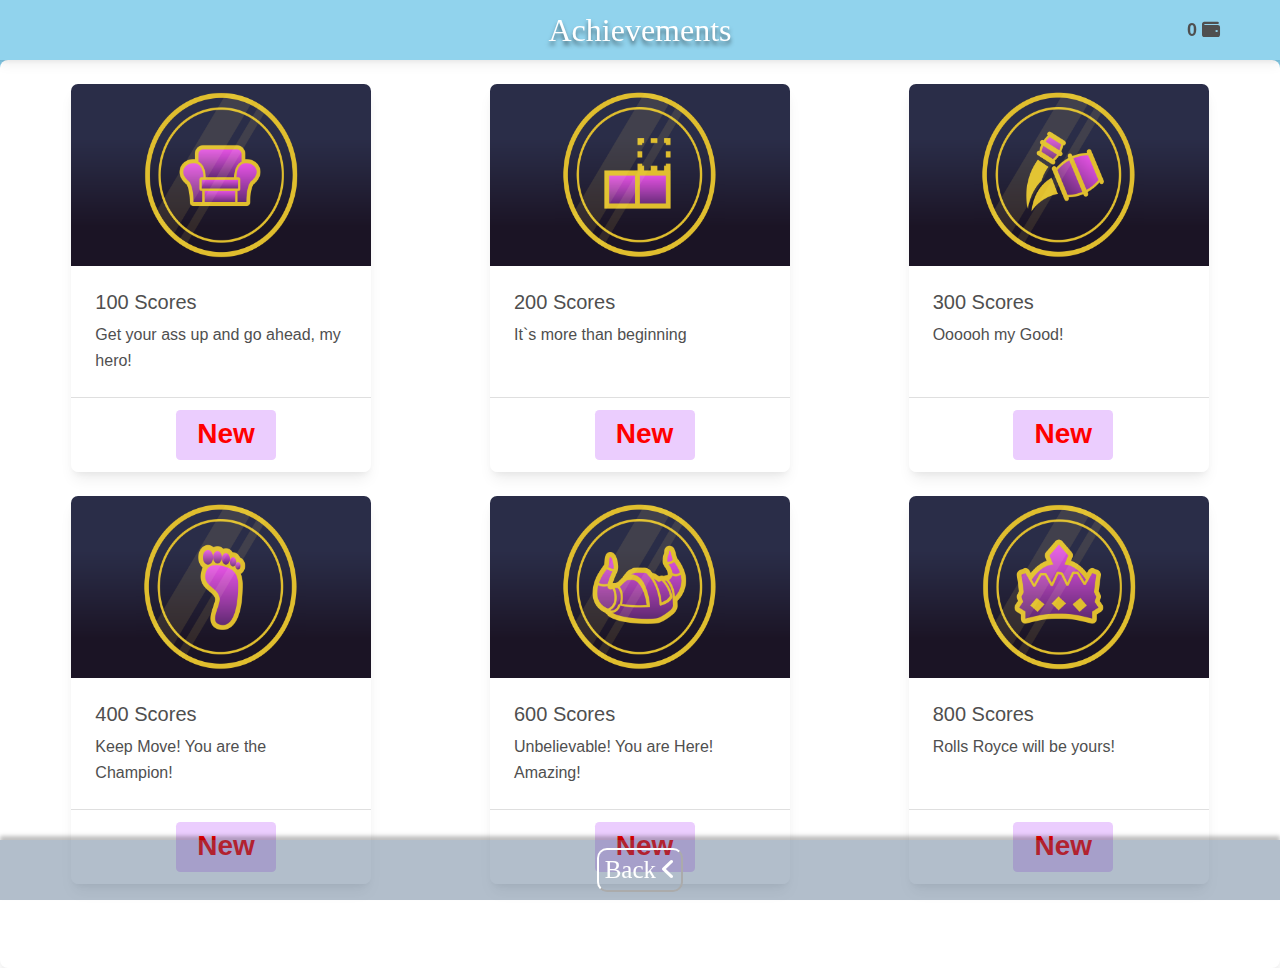
<file: Your Game Room/pages/achievements.html>
<!DOCTYPE html>
<html lang="ru">

<head>
    <meta charset="utf-8">
    <meta name="viewport" content="width=device-width, initial-scale=1.0">
    <link rel="stylesheet" href="../styles/main.css">
    <link rel="stylesheet" href="../styles/achievements.css">
    <!-- MDB -->
    <link rel="stylesheet" href="../features/MDB5/css/mdb.min.css" />
    <script type="text/javascript" src="../features/MDB5/js/mdb.min.js"></script>
    <!-- Font Awesome -->
    <link rel="stylesheet" href="https://cdnjs.cloudflare.com/ajax/libs/font-awesome/6.0.0/css/all.min.css" />
    <!-- Scripts -->
    <script type="text/javascript" src="../scripts/backgroundSet.js"></script>
    <!-- Bootstrap -->
    <link href="https://cdn.jsdelivr.net/npm/bootstrap@5.0.2/dist/css/bootstrap.min.css" rel="stylesheet"
        integrity="sha384-EVSTQN3/azprG1Anm3QDgpJLIm9Nao0Yz1ztcQTwFspd3yD65VohhpuuCOmLASjC" crossorigin="anonymous">
    <script src="https://cdn.jsdelivr.net/npm/@popperjs/core@2.9.2/dist/umd/popper.min.js"
        integrity="sha384-IQsoLXl5PILFhosVNubq5LC7Qb9DXgDA9i+tQ8Zj3iwWAwPtgFTxbJ8NT4GN1R8p"
        crossorigin="anonymous"></script>
    <script src="https://cdn.jsdelivr.net/npm/bootstrap@5.0.2/dist/js/bootstrap.min.js"
        integrity="sha384-cVKIPhGWiC2Al4u+LWgxfKTRIcfu0JTxR+EQDz/bgldoEyl4H0zUF0QKbrJ0EcQF"
        crossorigin="anonymous"></script>
    <title>Achievements</title>
</head>

<body>

    <nav class="navbar sticky-top navbar-expand-lg navbar-dark header">
        <div class="mx-auto head-text">
            <a class="navbar-brand mx-auto">
                <h2 style="margin-bottom: 0;">Achievements</h2>
            </a>
        </div>
        <div class="wallet-div">
            <span><span id="scores"></span> <i class="fa-solid fa-wallet"></i></span>
        </div>
    </nav>


    <div class="card store-card">
        <div class="card-body">
            <div class="tab-content">
                <div class="tab-pane fade show active" id="backgrounds">
                    <div class="row row-cols-md-3 row-cols-sm-2 row-cols-lg-3 g-4 store-row">
                        <div class="col product-col">
                            <div class="card">
                                <img src="../resources/achieve_1.png" height="182px" class="card-img-top" alt="...">
                                <div class="card-body">
                                    <h5 class="card-title">100 Scores</h5>
                                    <p class="card-text">Get your ass up and go ahead, my hero!</p>
                                </div>
                                <div class="card-footer">
                                    <span id="badge_1" class="badge badge-secondary badge badge_new">New</span>
                                </div>
                            </div>
                        </div>
                        <div class="col product-col">
                            <div class="card">
                                <img src="../resources/achieve_2.png" height="182px" class="card-img-top" alt="...">
                                <div class="card-body">
                                    <h5 class="card-title">200 Scores</h5>
                                    <p class="card-text">It`s more than beginning</p>
                                </div>
                                <div class="card-footer">
                                    <span id="badge_2" class="badge badge-secondary badge badge_new">New</span>
                                </div>
                            </div>
                        </div>
                        <div class="col product-col">
                            <div class="card ">
                                <img src="../resources/achieve_3.png" height="182px" class="card-img-top" alt="...">
                                <div class="card-body">
                                    <h5 class="card-title">300 Scores</h5>
                                    <p class="card-text">Oooooh my Good!</p>
                                </div>
                                <div class="card-footer">
                                    <span id="badge_3" class="badge badge-secondary badge badge_new">New</span>
                                </div>
                            </div>
                        </div>
                        <div class="col product-col">
                            <div class="card">
                                <img src="../resources/achieve_4.png" height="182px" class="card-img-top" alt="...">
                                <div class="card-body">
                                    <h5 class="card-title">400 Scores</h5>
                                    <p class="card-text">Keep Move! You are the Champion!</p>
                                </div>
                                <div class="card-footer">
                                    <span id="badge_4" class="badge badge-secondary badge badge_new">New</span>
                                </div>
                            </div>
                        </div>
                        <div class="col product-col">
                            <div class="card">
                                <img src="../resources/achieve_5.png" height="182px" class="card-img-top" alt="...">
                                <div class="card-body">
                                    <h5 class="card-title">600 Scores</h5>
                                    <p class="card-text">Unbelievable! You are Here! Amazing!</p>
                                </div>
                                <div class="card-footer">
                                    <span id="badge_5" class="badge badge-secondary badge badge_new">New</span>
                                </div>
                            </div>
                        </div>
                        <div class="col product-col">
                            <div class="card">
                                <img src="../resources/achieve_6.png" height="182px" class="card-img-top" alt="...">
                                <div class="card-body">
                                    <h5 class="card-title">800 Scores</h5>
                                    <p class="card-text">Rolls Royce will be yours!</p>
                                </div>
                                <div class="card-footer">
                                    <span id="badge_6" class="badge badge-secondary badge badge_new">New</span>
                                </div>
                            </div>
                        </div>
                    </div>
                </div>
            </div>
        </div>
    </div>
    <footer class="footer">
        <div class="container footer-menu">
            <button class="but" onclick="window.location.href='../pages/main-screen.html'">Back <i
                    class="fa-solid fa-angle-left"></i></button>
        </div>
    </footer>
    <!-- Script -->
    <script type="text/javascript" src="../scripts/achievements.js"></script>
</body>

</html>
</file>
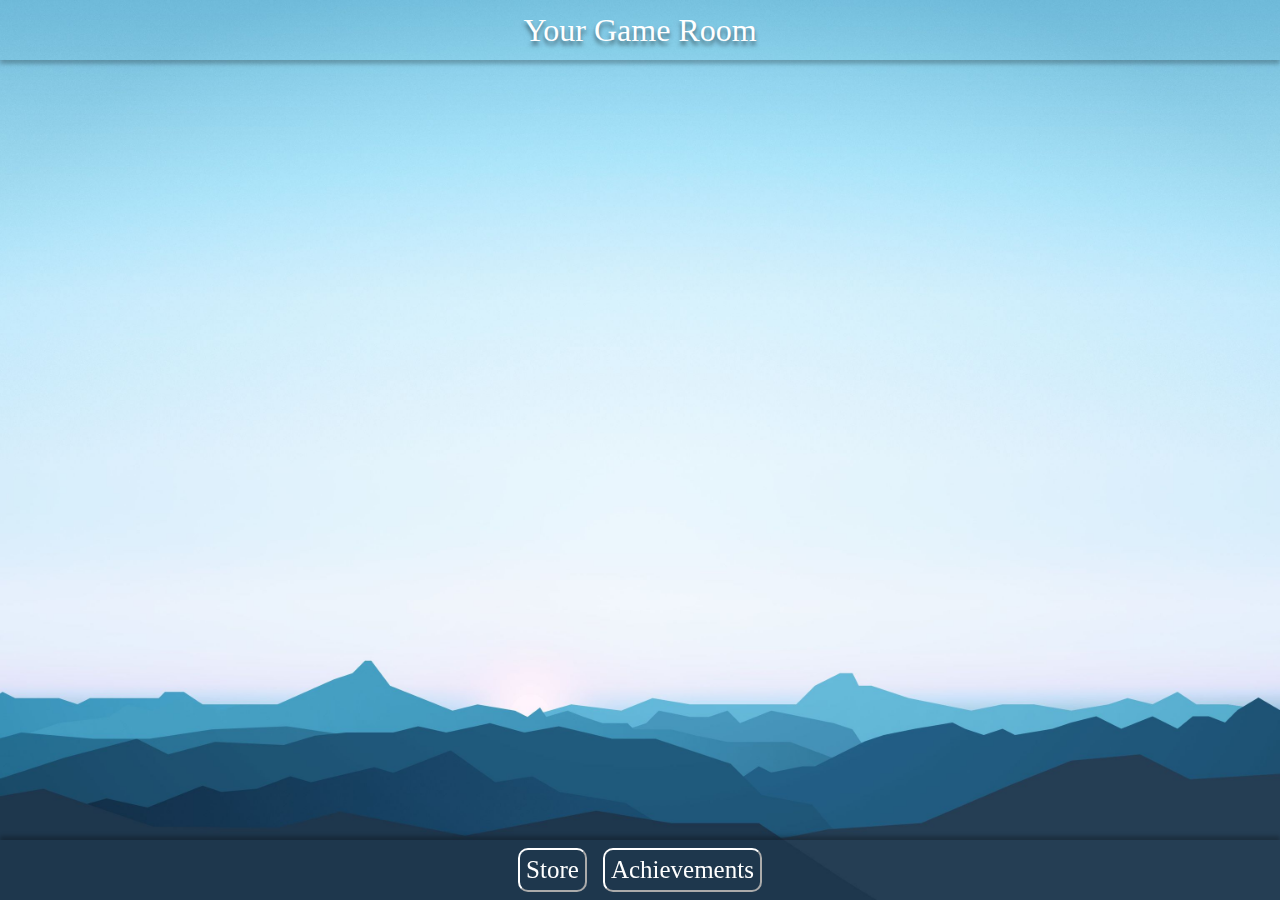
<file: Your Game Room/pages/main-screen.html>
<!DOCTYPE html>
<html>
<head>
    <meta charset="utf-8" />
    <meta name="viewport" content="width=device-width, initial-scale=1">
    <!-- MDB -->
    <link rel="stylesheet" href="../features/MDB5/css/mdb.min.css" />
    <script type="text/javascript" src="../features/MDB5/js/mdb.min.js"></script>
    <!-- Font Awesome -->
    <link rel="stylesheet" href="https://cdnjs.cloudflare.com/ajax/libs/font-awesome/6.0.0/css/all.min.css"/>
    <!-- CSS -->
    <link rel="stylesheet" href="../styles/main.css">
    <!-- Scripts -->
    <script type="text/javascript" src="../scripts/backgroundSet.js"></script>
    <!-- Bootstrap -->
    <link href="https://cdn.jsdelivr.net/npm/bootstrap@5.0.2/dist/css/bootstrap.min.css" rel="stylesheet" integrity="sha384-EVSTQN3/azprG1Anm3QDgpJLIm9Nao0Yz1ztcQTwFspd3yD65VohhpuuCOmLASjC" crossorigin="anonymous">
    <script src="https://cdn.jsdelivr.net/npm/@popperjs/core@2.9.2/dist/umd/popper.min.js" integrity="sha384-IQsoLXl5PILFhosVNubq5LC7Qb9DXgDA9i+tQ8Zj3iwWAwPtgFTxbJ8NT4GN1R8p" crossorigin="anonymous"></script>
    <script src="https://cdn.jsdelivr.net/npm/bootstrap@5.0.2/dist/js/bootstrap.min.js" integrity="sha384-cVKIPhGWiC2Al4u+LWgxfKTRIcfu0JTxR+EQDz/bgldoEyl4H0zUF0QKbrJ0EcQF" crossorigin="anonymous"></script>
    <title>Your Game Room</title>
</head> 
<body>
    <nav class="navbar navbar-expand-lg navbar-dark">
        <div class="mx-auto head-text">
            <a class="navbar-brand mx-auto" href="../pages/main-screen.html"><h2 style="margin-bottom: 0;">Your Game Room</h2></a>
        </div>
    </nav>
    <div class="container-fluid main-part fade">
        <div class="row">
          <div class="col game-col ">
            <a href="../pages/games/tic-tac-toe.html">
              <button class="game-card fade fade-delay-1" data-tilt data-tilt-reverse="true" data-tilt-scale="1.1">
                  <img src="../resources/tic-tac-toe.png" class="img-fluid game-image" width="150px" alt="error">
              </button>
            </a>
          </div>
          <div class="col game-col">
            <a href="../pages/games/battleship-game.html">
              <button class="game-card fade fade-delay-5" data-tilt data-tilt-reverse="true" data-tilt-scale="1.1">
                  <img src="../resources/battleship-game.png" class="img-fluid game-image" width="150px" alt="error">
              </button>
            </a>
          </div>  
          <div class="col game-col">
            <a href="../pages/games/arcanoid.html">
              <button class="game-card fade fade-delay-3" data-tilt data-tilt-reverse="true" data-tilt-scale="1.1">
                  <img src="../resources/arcanoid.png" class="img-fluid game-image" width="150px"  alt="error">
              </button>
            </a>
          </div>
        </div>
        <div class="row">
            <div class="col game-col">
              <a href="../pages/games/snake.html">
                <button class="game-card fade fade-delay-6" data-tilt data-tilt-reverse="true" data-tilt-scale="1.1">
                    <img src="../resources/snake.png" class="img-fluid game-image" width="150px"  alt="error">
                </button>
              </a>
            </div>
            <div class="col game-col">
              <a href="../pages/games/tetris.html">
                <button class="game-card fade fade-delay-2" data-tilt data-tilt-reverse="true" data-tilt-scale="1.1">
                    <img src="../resources/tetris.png" class="img-fluid game-image" width="150px" alt="error">
                </button>
             </a>
            </div>
            <div class="col game-col">
              <a href="./games/space-invaders.html" data-tilt data-tilt-reverse="true" data-tilt-scale="1.1">
                <button class="game-card fade fade-delay-4">
                    <img src="../resources/space-invaders.png"  class="img-fluid game-image"  width="150px" alt="error">
                </button>
              </a>
            </div>
          </div>
    </div>
    <footer class="footer">
      <div class="container footer-menu">
        <button class="but" onclick="window.location.href='../pages/store.html'">Store</button>
        <button class="but" onclick="window.location.href='../pages/achievements.html'">Achievements</button>
      </div>
    </footer>
     <!-- Vanilla-tilt -->
     <script type="text/javascript" src="../features/MDB5/js/vanilla-tilt.js"></script>
</body>
</html>
</file>
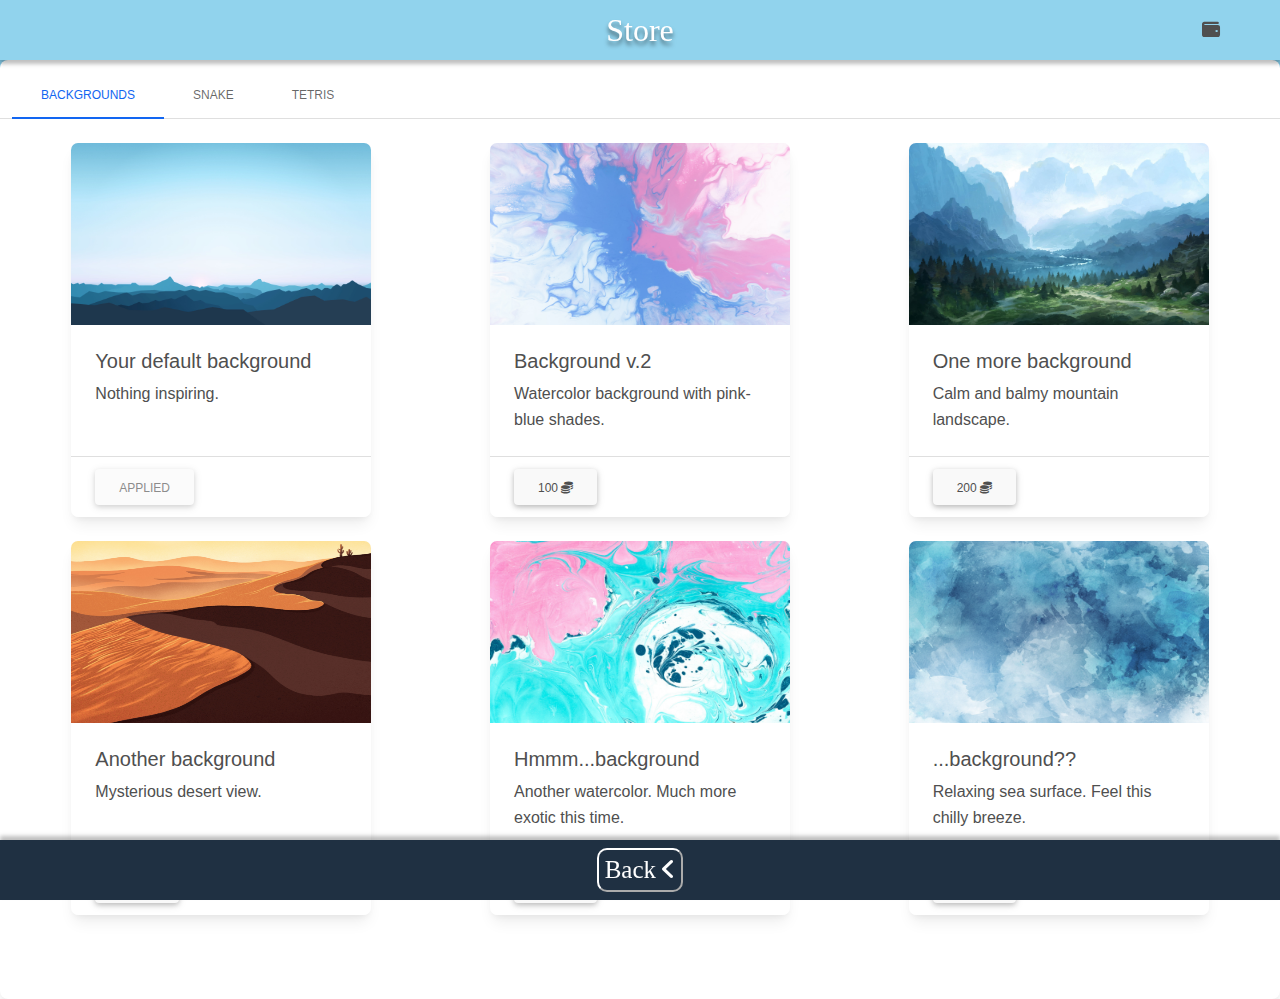
<file: Your Game Room/pages/store.html>
<!DOCTYPE html>
<html>
<head>
    <meta charset="utf-8" />
    <meta name="viewport" content="width=device-width, initial-scale=1">
    <!-- MDB -->
    <link rel="stylesheet" href="../features/MDB5/css/mdb.min.css" />
    <script type="text/javascript" src="../features/MDB5/js/mdb.min.js"></script>
    <!-- Font Awesome -->
    <link rel="stylesheet" href="https://cdnjs.cloudflare.com/ajax/libs/font-awesome/6.0.0/css/all.min.css"/>
    <!-- CSS -->
    <link rel="stylesheet" href="../styles/main.css">
    <link rel="stylesheet" href="../styles/store.css">
    <!-- Scripts -->
    <script type="text/javascript" src="../scripts/backgroundSet.js"></script>
    <!-- Bootstrap -->
    <link href="https://cdn.jsdelivr.net/npm/bootstrap@5.0.2/dist/css/bootstrap.min.css" rel="stylesheet" integrity="sha384-EVSTQN3/azprG1Anm3QDgpJLIm9Nao0Yz1ztcQTwFspd3yD65VohhpuuCOmLASjC" crossorigin="anonymous">
    <script src="https://cdn.jsdelivr.net/npm/@popperjs/core@2.9.2/dist/umd/popper.min.js" integrity="sha384-IQsoLXl5PILFhosVNubq5LC7Qb9DXgDA9i+tQ8Zj3iwWAwPtgFTxbJ8NT4GN1R8p" crossorigin="anonymous"></script>
    <script src="https://cdn.jsdelivr.net/npm/bootstrap@5.0.2/dist/js/bootstrap.min.js" integrity="sha384-cVKIPhGWiC2Al4u+LWgxfKTRIcfu0JTxR+EQDz/bgldoEyl4H0zUF0QKbrJ0EcQF" crossorigin="anonymous"></script>
    <title>Your Game Room</title>
</head>

<body>
    <nav class="navbar sticky-top navbar-expand-lg navbar-dark header">
        <div class="mx-auto head-text">
            <a class="navbar-brand mx-auto"><h2 style="margin-bottom: 0;">Store</h2></a>
        </div>
        <div class="wallet-div">
          <span><span id="balance"></span> <i class="fa-solid fa-wallet"></i></span>
        </div>
    </nav>
    

      <div class="card store-card">
        <div class="card-header">
            <ul class="nav nav-tabs card-header-tabs" id="myTab">
                <li class="nav-item">
                    <a href="#backgrounds" class="nav-link active" data-bs-toggle="tab">Backgrounds</a>
                </li>
                <li class="nav-item">
                    <a href="#snake" class="nav-link" data-bs-toggle="tab">Snake</a>
                </li>
                <li class="nav-item">
                    <a href="#tetris" class="nav-link" data-bs-toggle="tab">Tetris</a>
                </li>
            </ul>
        </div>
        <div class="card-body">
            <div class="tab-content">
                <div class="tab-pane fade show active" id="backgrounds">
                  <div class="row row-cols-md-3 row-cols-sm-2 row-cols-lg-3 g-4 store-row">
                    <div class="col product-col">
                      <div class="card">
                        <img src="../resources/background.png" height="182px" class="card-img-top" alt="...">
                        <div class="card-body">
                          <h5 class="card-title">Your default background</h5>
                          <p class="card-text">Nothing inspiring.</p>
                        </div>  
                        <div class="card-footer">
                          <button id="back1" onclick="applyBackground(this)" data-index="0" data-back="../resources/background.png"  class="btn btn-light disabled btn-buy applied product-back">Applied</button> 
                        </div>
                      </div>
                    </div>
                    <div class="col product-col">
                      <div class="card">
                        <img src="../resources/background 2.jpg" height="182px" class="card-img-top" alt="...">
                        <div class="card-body">
                          <h5 class="card-title">Background v.2</h5>
                          <p class="card-text">Watercolor background with pink-blue shades.</p>
                        </div>  
                        <div class="card-footer">
                          <button id="back2" onclick="applyBackground(this)" data-index="1" data-price="100" data-back="../resources/background\ 2.jpg" class="btn btn-light btn-buy buy product-back">100 <i class="fa-sharp fa-solid fa-coins"></i></button> 
                        </div>
                      </div>
                    </div>
                    <div class="col product-col">
                      <div class="card ">
                        <img src="../resources/background 3.jpg" height="182px" class="card-img-top" alt="...">
                        <div class="card-body">
                          <h5 class="card-title">One more background</h5>
                          <p class="card-text">Calm and balmy mountain landscape.</p>
                        </div>
                        <div class="card-footer">
                          <button id="back3" onclick="applyBackground(this)" data-index="2" data-price="200" data-back="../resources/background\ 3.jpg" class="btn btn-light btn-buy buy product-back">200 <i class="fa-sharp fa-solid fa-coins"></i></button> 
                        </div>
                      </div>
                    </div>
                    <div class="col product-col">
                      <div class="card">
                        <img src="../resources/background 4.jpg" height="182px"  class="card-img-top" alt="...">
                        <div class="card-body">
                          <h5 class="card-title">Another background</h5>
                          <p class="card-text">Mysterious desert view.</p>
                        </div>
                        <div class="card-footer">
                          <button onclick="applyBackground(this)" data-price="300" data-index="3" data-back="../resources/background\ 4.jpg" class="btn btn-light btn-buy buy product-back">300 <i class="fa-sharp fa-solid fa-coins"></i></button> 
                        </div>
                      </div>
                    </div>
                    <div class="col product-col">
                      <div class="card">
                        <img src="../resources/background 5.jpg" height="182px" class="card-img-top" alt="...">
                        <div class="card-body">
                          <h5 class="card-title">Hmmm...background</h5>
                          <p class="card-text">Another watercolor. Much more exotic this time.</p>
                        </div>
                        <div class="card-footer">
                          <button onclick="applyBackground(this)" data-index="4" data-price="400" data-back="../resources/background\ 5.jpg" class="btn btn-light btn-buy buy product-back">400 <i class="fa-sharp fa-solid fa-coins"></i></button> 
                        </div>
                      </div>
                    </div>
                    <div class="col product-col">
                        <div class="card">
                          <img src="../resources/background 6.jpg" height="182px" class="card-img-top" alt="...">
                          <div class="card-body">
                            <h5 class="card-title">...background??</h5>
                            <p class="card-text">Relaxing sea surface. Feel this chilly breeze.</p>
                          </div>
                          <div class="card-footer">
                            <button onclick="applyBackground(this)" data-index="5" data-price="500" data-back="../resources/background\ 6.jpg" class="btn btn-light btn-buy buy product-back">500 <i class="fa-sharp fa-solid fa-coins"></i></button> 
                          </div>
                        </div>
                      </div>
                  </div>
                </div>

                <div class="tab-pane fade" id="snake">
                  <div class="row row-cols-md-3 row-cols-sm-2 row-cols-lg-3 g-4 store-row">
                    <div class="col product-col">
                      <div class="card">
                        <img src="../resources/snake-color-combo-1.jpg" height="182px" class="card-img-top" alt="...">
                        <div class="card-body">
                          <h5 class="card-title">Your fam snake</h5>
                          <p class="card-text">Are there blue snakes???</p>
                        </div>  
                        <div class="card-footer">
                          <button onclick="applySnake(this)" data-index="0" data-snake="#65b9d6" data-apple="#254053" class="btn btn-light appliedSnake disabled btn-buy product-snake">Applied</button> 
                        </div>
                      </div>
                    </div>
                    <div class="col product-col">
                      <div class="card ">
                        <img src="../resources/snake-color-combo-2.jpg" height="182px" class="card-img-top" alt="...">
                        <div class="card-body">
                          <h5 class="card-title">Seems to be original</h5>
                          <p class="card-text">Is it looking for apple?</p>
                        </div>
                        <div class="card-footer">
                          <button onclick="applySnake(this)" data-index="1" data-price="100" data-snake="#028003" data-apple="#f80404" class="btn btn-light btn-buy buy product-snake">100 <i class="fa-sharp fa-solid fa-coins"></i></button> 
                        </div>
                      </div>
                    </div>
                    <div class="col product-col">
                      <div class="card">
                        <img src="../resources/snake-color-combo-3.jpg" height="182px"  class="card-img-top" alt="...">
                        <div class="card-body">
                          <h5 class="card-title">Tricky one...</h5>
                          <p class="card-text">Reference to chess.</p>
                        </div>
                        <div class="card-footer">
                          <button onclick="applySnake(this)" data-index="2" data-price="200" data-snake="#fdfdfd" data-apple="#010101" class="btn btn-light btn-buy buy product-snake">200 <i class="fa-sharp fa-solid fa-coins"></i></button> 
                        </div>
                      </div>
                    </div>
                    <div class="col product-col">
                      <div class="card">
                        <img src="../resources/snake-color-combo-4.jpg" height="182px" class="card-img-top" alt="...">
                        <div class="card-body">
                          <h5 class="card-title">Weird panther</h5>
                          <p class="card-text">- To do. To do.</p>
                          <p class="card-text">- To do, to do, to do, to do, to doooo.</p>
                        </div>
                        <div class="card-footer">
                          <button onclick="applySnake(this)" data-index="3" data-price="300" data-snake="#fd76de" data-apple="#25f5f5" class="btn btn-light btn-buy buy product-snake">300 <i class="fa-sharp fa-solid fa-coins"></i></button> 
                        </div>
                      </div>
                    </div>
                    <div class="col product-col">
                        <div class="card">
                          <img src="../resources/snake-color-combo-5.jpg" height="182px" class="card-img-top" alt="...">
                          <div class="card-body">
                            <h5 class="card-title">Lightning</h5>
                            <p class="card-text">Fast as hell.</p>
                            <p class="card-text">P.S. Just kidding.</p>
                          </div>
                          <div class="card-footer">
                            <button onclick="applySnake(this)" data-index="4" data-price="400" data-snake="#f1ff01" data-apple="#020002" class="btn btn-light btn-buy buy product-snake">400 <i class="fa-sharp fa-solid fa-coins"></i></button> 
                          </div>
                        </div>
                      </div>
                  </div>
                </div>

                <div class="tab-pane fade" id="tetris">
                    <h5 class="card-title">Comming soon...</h5>
                </div>
            </div>
        </div>
    </div>
    <footer class="footer">
        <div class="container footer-menu">
            <button class="but" onclick="window.location.href='../pages/main-screen.html'">Back <i class="fa-solid fa-angle-left"></i></button>
        </div>
    </footer>

    <!-- Scripts -->
    <script type="text/javascript" src="../scripts/store.js"></script>
</body>
</html>
</file>
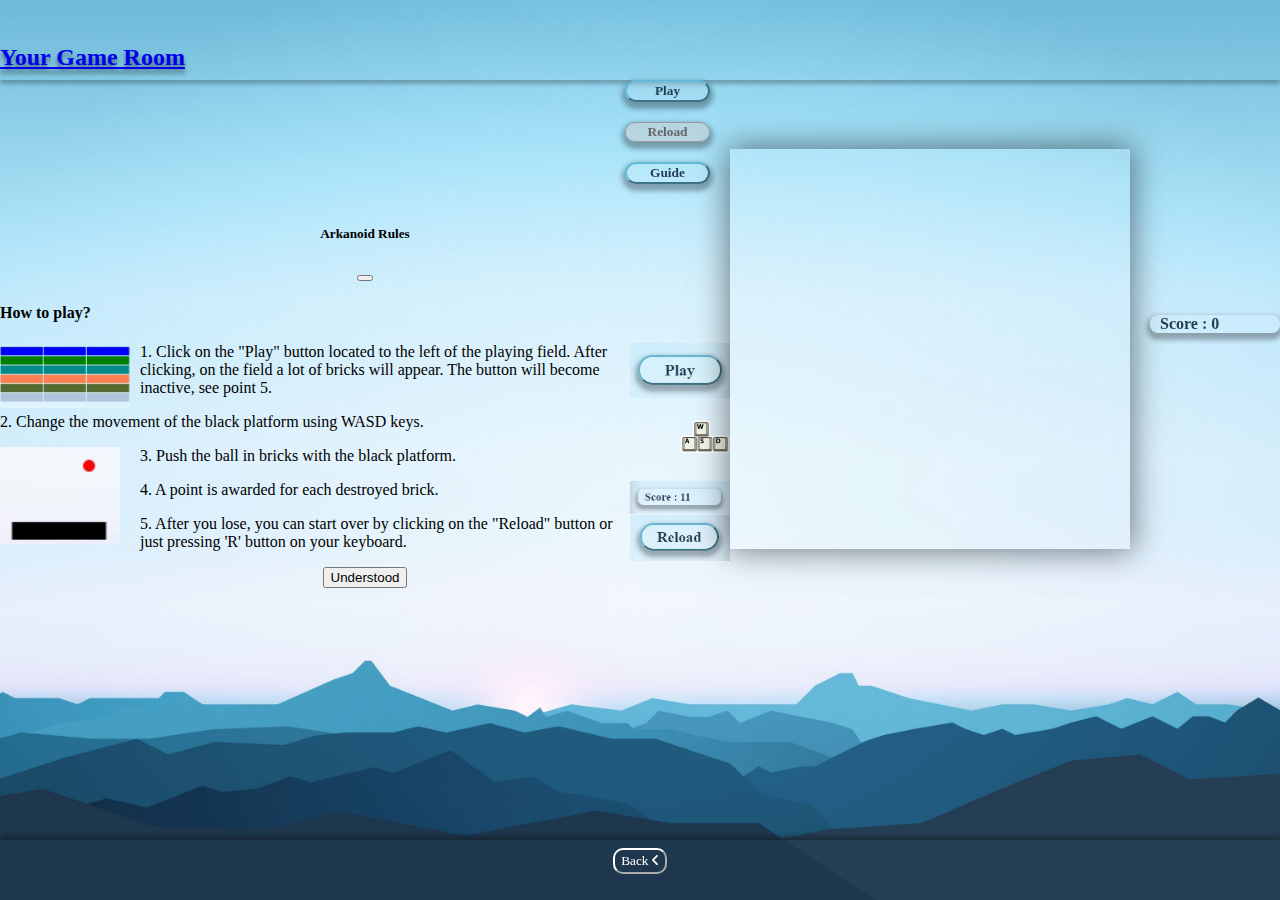
<file: Your Game Room/pages/games/arcanoid.html>
<!DOCTYPE html>
<html>
<head>
    <meta charset="utf-8" />
    <meta name="viewport" content="width=device-width, initial-scale=1">
    <!-- Font Awesome -->
    <link rel="stylesheet" href="https://cdnjs.cloudflare.com/ajax/libs/font-awesome/6.0.0/css/all.min.css"/>
    <!-- CSS -->
    <link rel="stylesheet" href="../../styles/games/arcanoid.css">
    <link rel="stylesheet" href="../../styles/main.css">
    <!-- Scripts -->
    <script type="text/javascript" src="../../scripts/backgroundSet.js"></script>
    <!-- Bootstrap -->
    <link href="https://cdn.jsdelivr.net/npm/bootstrap@5.0.2/dist/css/bootstrap.min.css" rel="stylesheet" integrity="sha384-EVSTQN3/azprG1Anm3QDgpJLIm9Nao0Yz1ztcQTwFspd3yD65VohhpuuCOmLASjC" crossorigin="anonymous">
    <script src="https://cdn.jsdelivr.net/npm/@popperjs/core@2.9.2/dist/umd/popper.min.js" integrity="sha384-IQsoLXl5PILFhosVNubq5LC7Qb9DXgDA9i+tQ8Zj3iwWAwPtgFTxbJ8NT4GN1R8p" crossorigin="anonymous"></script>
    <script src="https://cdn.jsdelivr.net/npm/bootstrap@5.0.2/dist/js/bootstrap.min.js" integrity="sha384-cVKIPhGWiC2Al4u+LWgxfKTRIcfu0JTxR+EQDz/bgldoEyl4H0zUF0QKbrJ0EcQF" crossorigin="anonymous"></script>
    <title>Your Game Room</title>
</head>
<body>
    <nav class="navbar navbar-expand-lg navbar-dark ">
        <div class="mx-auto head-text">
            <a class="navbar-brand mx-auto" href="../main-screen.html"><h2 style="margin-bottom: 0;">Your Game Room</h2></a>
        </div>
    </nav>

    <div class="centerField">
        <div class="game-window">
            <div class="col control-window">
                <button class="control-but " id="play-pause">
                    Play
                </button>
                <button class="control-but " id="restart">
                    Reload
                </button>
                <button type="button" class="control-but" data-bs-toggle="modal" data-bs-target="#staticBackdrop" id="rules">
                    Guide
                </button>
                <!-- Modal -->
                <div class="modal fade" id="staticBackdrop" data-bs-backdrop="static" data-bs-keyboard="false" tabindex="-1" aria-labelledby="staticBackdropLabel" aria-hidden="true">
                  <div class="modal-dialog modal-dialog-centered">
                     <div class="modal-content">
                        <div class="modal-header">
                            <h5 class="modal-title text-center" id="staticBackdropLabel">Arkanoid Rules</h5>
                            <button type="button" class="btn-close" data-bs-dismiss="modal" aria-label="Close"></button>
                        </div>
                        <div class="modal-body">
                            <h4>How to play?</h4> 
                            <img width="100px" style="float:right; margin-left: 3px;" src="../../resources/game-rules/start-game-icon.jpg">
                            <img width="130px" style="float:left; margin-right: 10px;" src="../../resources/game-rules/bricks-icon.jpg">
                            <p>1. Click on the "Play" button located to the left of the playing field. After clicking, on the field a lot of bricks will appear. The button will become inactive, see point 5.</p>
                            <img width="50px" style="float:right" src="../../resources/game-rules/wasd-icon.png">
                            <p>2. Change the movement of the black platform using WASD keys.</p>
                            <img width="120px" style="float:left; margin-right: 20px;" src="../../resources/game-rules/ball-icon.jpg">
                            <p>3. Push the ball in bricks with the black platform.</p>
                            <img width="100px" style="float:right" src="../../resources/game-rules/snake-score-icon.jpg">
                            <p>4. A point is awarded for each destroyed brick.</p>
                            <img width="100px" style="float:right" src="../../resources/game-rules/reload-game-icon.jpg">
                            <p>5. After you lose, you can start over by clicking on the "Reload" button or just pressing 'R' button on your keyboard.</p>
                        </div>
                        <div class="modal-footer">
                            <button type="button" class="btn btn-primary" data-bs-dismiss="modal">Understood</button>
                        </div>
                      </div>
                    </div>
                 </div>
            </div>
            <div class="col game-window">
                <canvas id="canvas" width="400" height="400">Install gentoo</canvas>
            </div>
            <div class="col score-window">
                <div id="score" class="score">
                    Score : 
                </div>
            </div>
        </div>  
		<div id="out"></div>
		<script type="text/javascript" src="../../scripts/arcanoid.js"></script>	    
    </div>
    <footer class="footer">
        <div class="container footer-menu">
            <button class="but" onclick="window.location.href='../main-screen.html'">Back <i class="fa-solid fa-angle-left"></i></button>
        </div>
    </footer>
    
</body>
</file>
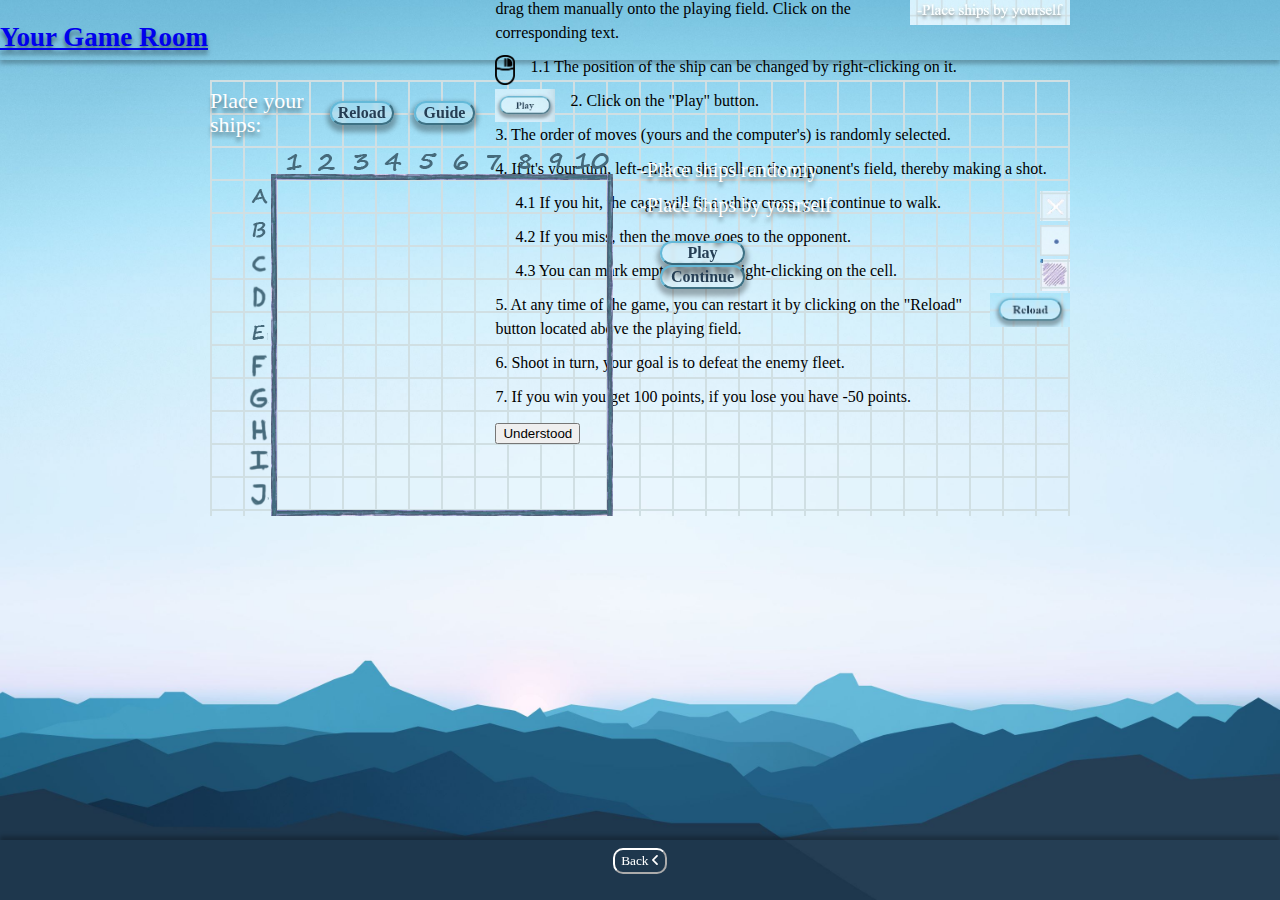
<file: Your Game Room/pages/games/battleship-game.html>
<!DOCTYPE html>
<html>
<head>
    <meta charset="utf-8" />
    <meta name="viewport" content="width=device-width, initial-scale=1">
    <!-- Font Awesome -->
    <link rel="stylesheet" href="https://cdnjs.cloudflare.com/ajax/libs/font-awesome/6.0.0/css/all.min.css"/>
     <!-- CSS -->
    <link rel="stylesheet" href="../../styles/main.css">
    <link rel="stylesheet" href="../../styles/games/battleship-game.css">
    <!-- Scripts -->
    <script type="text/javascript" src="../../scripts/backgroundSet.js"></script>
    <!-- Bootstrap -->
    <link href="https://cdn.jsdelivr.net/npm/bootstrap@5.0.2/dist/css/bootstrap.min.css" rel="stylesheet" integrity="sha384-EVSTQN3/azprG1Anm3QDgpJLIm9Nao0Yz1ztcQTwFspd3yD65VohhpuuCOmLASjC" crossorigin="anonymous">
    <script src="https://cdn.jsdelivr.net/npm/@popperjs/core@2.9.2/dist/umd/popper.min.js" integrity="sha384-IQsoLXl5PILFhosVNubq5LC7Qb9DXgDA9i+tQ8Zj3iwWAwPtgFTxbJ8NT4GN1R8p" crossorigin="anonymous"></script>
    <script src="https://cdn.jsdelivr.net/npm/bootstrap@5.0.2/dist/js/bootstrap.min.js" integrity="sha384-cVKIPhGWiC2Al4u+LWgxfKTRIcfu0JTxR+EQDz/bgldoEyl4H0zUF0QKbrJ0EcQF" crossorigin="anonymous"></script>
    <title>Your Game Room</title>
</head>
<body>
    <nav class="navbar navbar-expand-lg navbar-dark ">
        <div class="mx-auto head-text">
            <a class="navbar-brand mx-auto" href="../main-screen.html"><h2 style="margin-bottom: 0;">Your Game Room</h2></a>
        </div>
    </nav>
    
    <div id="matrix" style="position: fixed; left:20px; top:50px;"></div>
    <div class="wrap">
        <div class="battlefield">
            <div id="text_top" class="flex text-top">
                <span class="typo">Place your ships:</span>
                <button class="control-but" id="restart">
                    Reload
                </button>
                <button type="button" class="control-but" style="margin-left: 0;" data-bs-toggle="modal" data-bs-target="#staticBackdrop" id="rules">
                    Guide
                </button>
                <!-- Modal -->
                <div class="modal fade" id="staticBackdrop" data-bs-backdrop="static" data-bs-keyboard="false" tabindex="-1" aria-labelledby="staticBackdropLabel" aria-hidden="true">
                  <div class="modal-dialog modal-dialog-centered">
                     <div class="modal-content">
                        <div class="modal-header">
                            <h5 class="modal-title text-center" id="staticBackdropLabel">Battleship Rules</h5>
                            <button type="button" class="btn-close" data-bs-dismiss="modal" aria-label="Close"></button>
                        </div>
                        <div class="modal-body">
                            <h4>How to play?</h4> 
                            <img width="160px" style="float:right; margin-left: 8px;" src="../../resources/game-rules/ships-place-icon.jpg">
                            <p class="rules-text">1. Choose whether you want to place the ships randomly or drag them manually onto the playing field. Click on the corresponding text.</p>
                            <img width="20px" style="float:left; margin-right: 15px;" src="../../resources/game-rules/right-click-icon.png">
                            <p class="rules-text" style="margin-left: 20px;">1.1 The position of the ship can be changed by right-clicking on it.</p>
                            <img width="60px" style="float:left; margin-right: 15px;" src="../../resources/game-rules/start-game-icon.jpg">
                            <p class="rules-text">2. Click on the "Play" button.</p>
                            <p class="rules-text">3. The order of moves (yours and the computer's) is randomly selected.</p>
                            <p class="rules-text">4. If it's your turn, left-click on the cell on the opponent's field, thereby making a shot.</p>
                            <img width="30px" style="float:right; " src="../../resources/game-rules/battleship-hit-icon.jpg">
                            <p class="rules-text" style="margin-left: 20px;">4.1 If you hit, the cage will fit a white cross, you continue to walk.</p>
                            <img width="30px" style="float:right;" src="../../resources/game-rules/battleship-miss-icon.jpg">
                            <p class="rules-text" style="margin-left: 20px;">4.2 If you miss, then the move goes to the opponent.</p>
                            <img width="30px" style="float:right;" src="../../resources/game-rules/battleship-mark-icon.jpg">
                            <p class="rules-text" style="margin-left: 20px;">4.3 You can mark empty fields by right-clicking on the cell.</p>
                            <img width="80px" style="float:right;" src="../../resources/game-rules/battleship-reload-icon.jpg">
                            <p class="rules-text">5. At any time of the game, you can restart it by clicking on the "Reload" button located above the playing field.</p>
                            <p class="rules-text">6. Shoot in turn, your goal is to defeat the enemy fleet.</p>
                            <p class="rules-text">7. If you win you get 100 points, if you lose you have -50 points.</p>
                        </div>
                        <div class="modal-footer">
                            <button type="button" class="btn btn-primary" data-bs-dismiss="modal">Understood</button>
                        </div>
                      </div>
                    </div>
                 </div>
            </div>
            <div class="flex outer">
                <!-- playing field human -->
                <div class="field field-human">
                    <div id="field_human" class="ships"></div>
                </div>
                <!-- /playing field human -->

                <!-- playing field computer -->
                <div class="field field-computer" hidden>
                    <div id="field_computer" class="ships"></div>
                </div>
                <!-- /playing field computer -->

                <!-- instruction -->
                <div id="instruction" class="instruction">
                    <div id="type_placement" class="type-placement-box">
                         <span class="link typo" data-target="random">-Place ships randomly</span><br>
                         <span class="link typo" data-target="manually">-Place ships by yourself</span>
                    </div>
                    <div id="ships_collection" class="ships-collection" hidden>
                        <p>Drag your ships and drop on battlefield.</p>
                        <p>Press RMB on ship to change his orientation</p>             
                    </div>
                    <button id="play" type="button" class="control-but" hidden>Play</button></button>
                    <button id="newgame" type="button" class="control-but" hidden>Continue</button>
                 
                </div>
                <!-- /instruction -->
            </div>
         
        </div>
    </div>

    <ul class="initial-ships" hidden>
        <li>
            <div id="fourdeck1" class="ship fourdeck"></div>
            <div id="tripledeck1" class="ship tripledeck tripledeck1"></div>
            <div id="tripledeck2" class="ship tripledeck tripledeck2"></div>
        </li>
        <li>
            <div id="doubledeck1" class="ship doubledeck"></div>
            <div id="doubledeck2" class="ship doubledeck doubledeck2"></div>
            <div id="doubledeck3" class="ship doubledeck doubledeck3"></div>
        </li>
        <li>
            <div id="singledeck1" class="ship singledeck"></div>
            <div id="singledeck2" class="ship singledeck singledeck2"></div>
            <div id="singledeck3" class="ship singledeck singledeck3"></div>
            <div id="singledeck4" class="ship singledeck singledeck4"></div>
        </li>
    </ul>

    <footer class="footer">
        <div class="container footer-menu">
            <button class="but" onclick="window.location.href='../main-screen.html'">Back <i class="fa-solid fa-angle-left"></i></button>
        </div>
    </footer>
    <script src="../../scripts/battleship-game.js"></script>
</body>
</file>
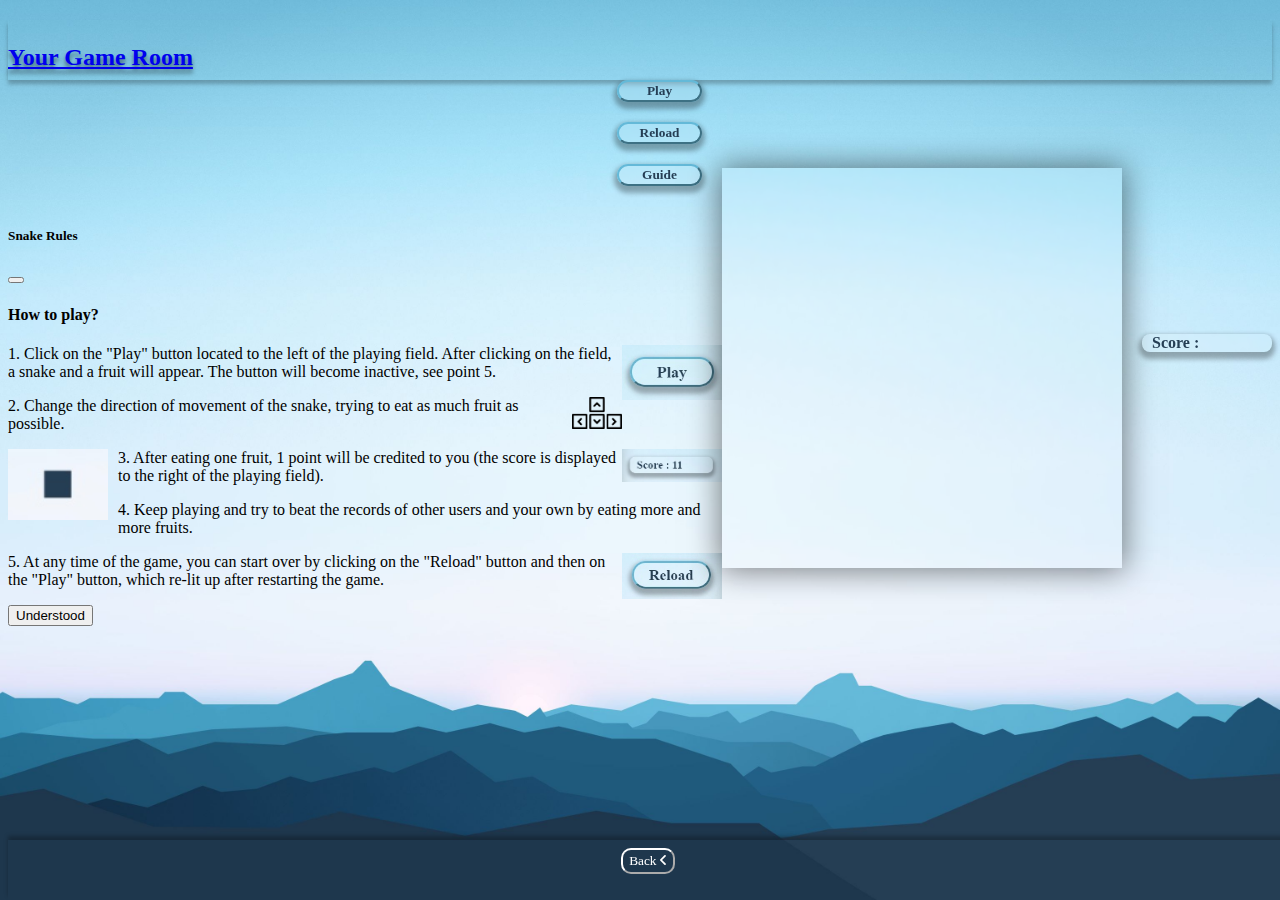
<file: Your Game Room/pages/games/snake.html>
<!DOCTYPE html>
<html>
<head>
    <meta charset="utf-8" />
    <meta name="viewport" content="width=device-width, initial-scale=1">
     <!-- CSS -->
    <link rel="stylesheet" href="../../styles/main.css">
    <link rel="stylesheet" href="../../styles/games/snake.css">
    <!-- Font Awesome -->
    <link rel="stylesheet" href="https://cdnjs.cloudflare.com/ajax/libs/font-awesome/6.0.0/css/all.min.css"/>
    <!-- Scripts -->
    <script type="text/javascript" src="../../scripts/backgroundSet.js"></script>
    <!-- Bootstrap -->
    <link href="https://cdn.jsdelivr.net/npm/bootstrap@5.0.2/dist/css/bootstrap.min.css" rel="stylesheet" integrity="sha384-EVSTQN3/azprG1Anm3QDgpJLIm9Nao0Yz1ztcQTwFspd3yD65VohhpuuCOmLASjC" crossorigin="anonymous">
    <script src="https://cdn.jsdelivr.net/npm/@popperjs/core@2.9.2/dist/umd/popper.min.js" integrity="sha384-IQsoLXl5PILFhosVNubq5LC7Qb9DXgDA9i+tQ8Zj3iwWAwPtgFTxbJ8NT4GN1R8p" crossorigin="anonymous"></script>
    <script src="https://cdn.jsdelivr.net/npm/bootstrap@5.0.2/dist/js/bootstrap.min.js" integrity="sha384-cVKIPhGWiC2Al4u+LWgxfKTRIcfu0JTxR+EQDz/bgldoEyl4H0zUF0QKbrJ0EcQF" crossorigin="anonymous"></script>
    <title>Your Game Room</title>
</head>
<body>
    <nav class="navbar navbar-expand-lg navbar-dark ">
        <div class="mx-auto head-text">
            <a class="navbar-brand mx-auto" href="../main-screen.html"><h2 style="margin-bottom: 0;">Your Game Room</h2></a>
        </div>
    </nav>
    <div class="game-window">
        <div class="col control-window">
            <button class="control-but" id="play-pause">
                Play
            </button>
            <button class="control-but" id="restart">
                Reload
            </button>
            <button type="button" class="control-but" data-bs-toggle="modal" data-bs-target="#staticBackdrop" id="rules">
                Guide
            </button>
            <!-- Modal -->
            <div class="modal fade" id="staticBackdrop" data-bs-backdrop="static" data-bs-keyboard="false" tabindex="-1" aria-labelledby="staticBackdropLabel" aria-hidden="true">
              <div class="modal-dialog modal-dialog-centered">
                 <div class="modal-content">
                    <div class="modal-header">
                        <h5 class="modal-title text-center" id="staticBackdropLabel">Snake Rules</h5>
                        <button type="button" class="btn-close" data-bs-dismiss="modal" aria-label="Close"></button>
                    </div>
                    <div class="modal-body">
                        <h4>How to play?</h4> 
                        <img width="100px" style="float:right" src="../../resources/game-rules/start-game-icon.jpg">
                        <p>1. Click on the "Play" button located to the left of the playing field. After clicking on the field, a snake and a fruit will appear. The button will become inactive, see point 5.</p>
                        <img width="50px" style="float:right" src="../../resources/game-rules/arrows.png">
                        <p>2. Change the direction of movement of the snake, trying to eat as much fruit as possible.</p>
                        <img width="100px" style="float:left; margin-right: 10px;"  src="../../resources/game-rules/fruit-icon.jpg">
                        <img width="100px" style="float:right" src="../../resources/game-rules/snake-score-icon.jpg">
                        <p>3. After eating one fruit, 1 point will be credited to you (the score is displayed to the right of the playing field).</p>
                        <p>4. Keep playing and try to beat the records of other users and your own by eating more and more fruits.</p>
                        <img width="100px" style="float:right" src="../../resources/game-rules/reload-game-icon.jpg">
                        <p>5. At any time of the game, you can start over by clicking on the "Reload" button and then on the "Play" button, which re-lit up after restarting the game.</p>
                    </div>
                    <div class="modal-footer">
                        <button type="button" class="btn btn-primary" data-bs-dismiss="modal">Understood</button>
                    </div>
                  </div>
                </div>
             </div>
        </div>
        <div class="col game-window">
            <canvas width="400" height="400" id="game"></canvas>
        </div>
        <div class="col score-window">
            <div id="score">
                Score : 
            </div>
        </div>
    </div>
    <footer class="footer">
        <div class="container footer-menu">
            <button class="but" onclick="window.location.href='../main-screen.html'">Back <i class="fa-solid fa-angle-left"></i></button>
        </div>
    </footer>
    <script type="text/javascript" src="../../scripts/snake.js"></script>
</body>
</file>
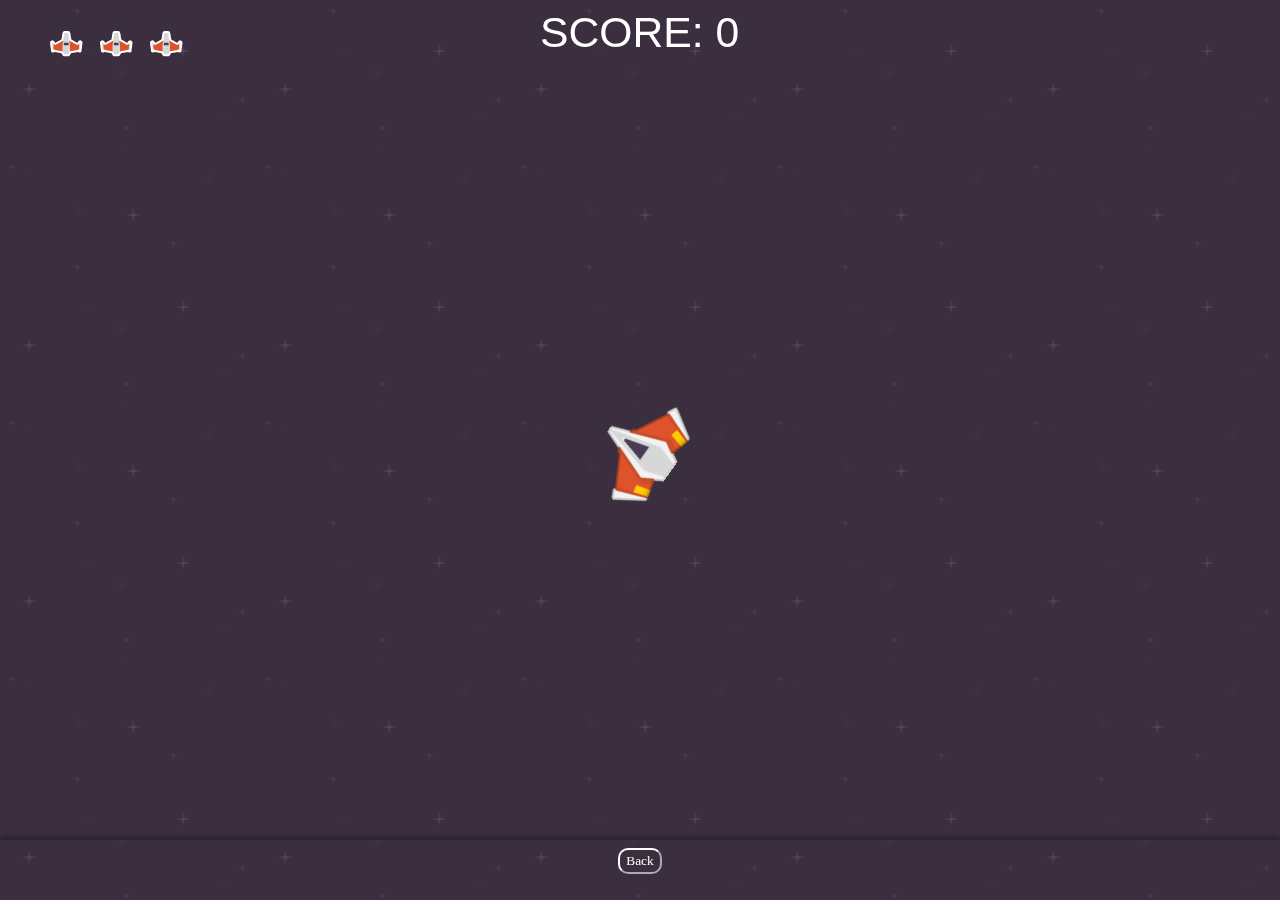
<file: Your Game Room/pages/games/space-invaders.html>
<!DOCTYPE html>
<html>
    <head>
        <meta charset="utf-8">
        <meta name="viewport" content="width=device-width, initial-scale=1">
        <link rel="stylesheet" href="../../styles/main.css">
        <title>Your Game Room</title>
        <style>
            body {
                overflow: hidden;
                padding: 0;
                margin: 0; 
            }
        </style>
    </head>
    <body>
        <script src="../../scripts/pixi.min.js"></script>
        <script src="../../scripts/utils.js"></script>
        <script src="../../scripts/entities.js"></script>
        <script src="../../scripts/index.js"></script>
        <footer class="footer">
            <div class="container footer-menu">
                <button class="but" onclick="window.location.href='../main-screen.html'">Back <i class="fa-solid fa-angle-left"></i></button>
            </div>
        </footer>
    </body>
</file>
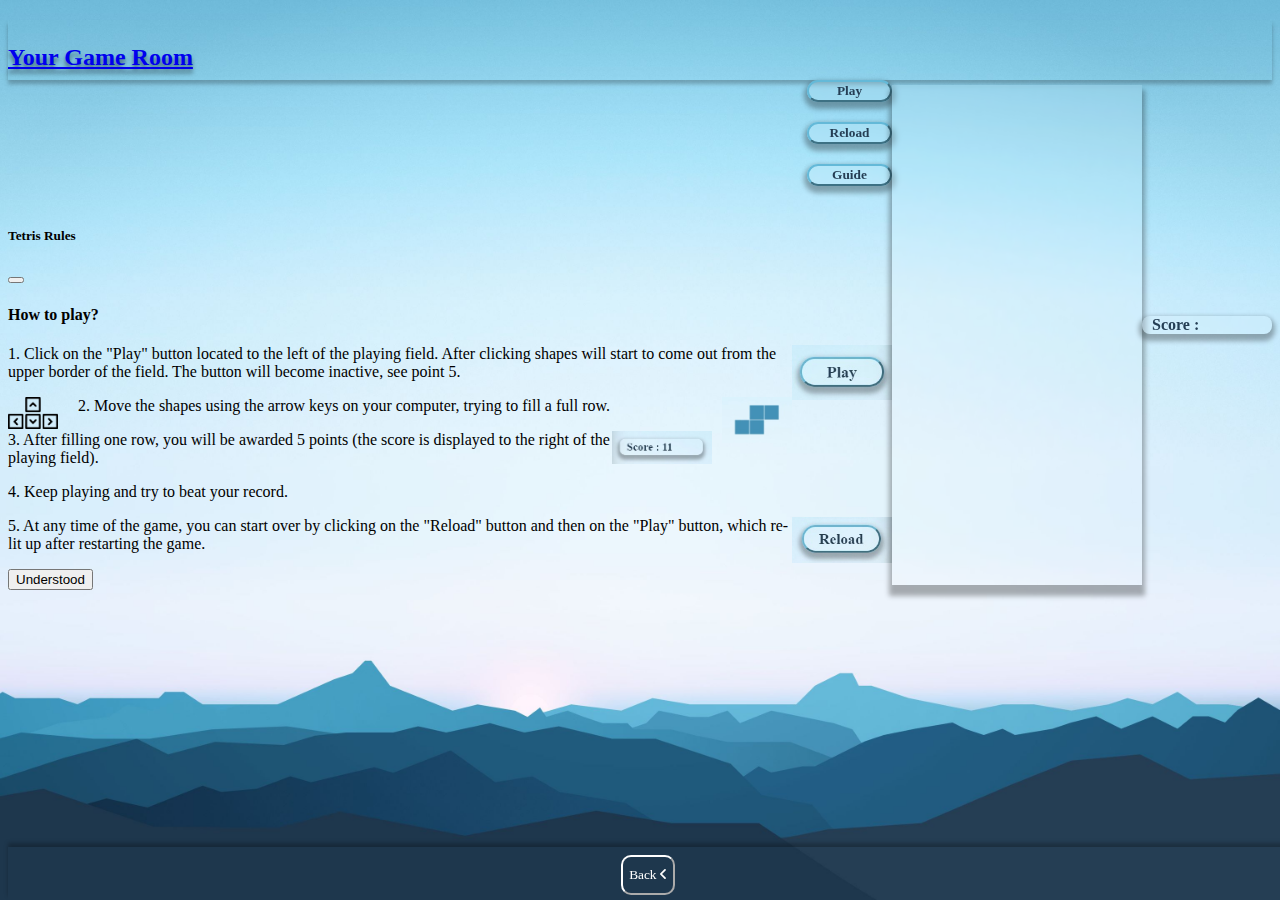
<file: Your Game Room/pages/games/tetris.html>
<!DOCTYPE html>
<html>
<head>
    <meta charset="utf-8" />
    <meta name="viewport" content="width=device-width, initial-scale=1">
    <!-- Font Awesome -->
    <link rel="stylesheet" href="https://cdnjs.cloudflare.com/ajax/libs/font-awesome/6.0.0/css/all.min.css"/>
    <!-- CSS -->
    <link rel="stylesheet" href="../../styles/main.css">
    <link rel="stylesheet" href="../../styles/games/tetris.css">
    <!-- Scripts -->
    <script type="text/javascript" src="../../scripts/backgroundSet.js"></script>
    <!-- Bootstrap -->
    <link href="https://cdn.jsdelivr.net/npm/bootstrap@5.0.2/dist/css/bootstrap.min.css" rel="stylesheet" integrity="sha384-EVSTQN3/azprG1Anm3QDgpJLIm9Nao0Yz1ztcQTwFspd3yD65VohhpuuCOmLASjC" crossorigin="anonymous">
    <script src="https://cdn.jsdelivr.net/npm/@popperjs/core@2.9.2/dist/umd/popper.min.js" integrity="sha384-IQsoLXl5PILFhosVNubq5LC7Qb9DXgDA9i+tQ8Zj3iwWAwPtgFTxbJ8NT4GN1R8p" crossorigin="anonymous"></script>
    <script src="https://cdn.jsdelivr.net/npm/bootstrap@5.0.2/dist/js/bootstrap.min.js" integrity="sha384-cVKIPhGWiC2Al4u+LWgxfKTRIcfu0JTxR+EQDz/bgldoEyl4H0zUF0QKbrJ0EcQF" crossorigin="anonymous"></script>
    <title>Your Game Room</title>
</head>
<body>
    <nav class="navbar navbar-expand-lg navbar-dark ">
        <div class="mx-auto head-text">
            <a class="navbar-brand mx-auto" href="../main-screen.html"><h2 style="margin-bottom: 0;">Your Game Room</h2></a>
        </div>
    </nav>
    <div class="game-window">
        <div class="col control-window">
            <button class="control-but " id="play-pause">
                Play
            </button>
            <button class="control-but " id="restart">
                Reload
            </button>
            <button type="button" class="control-but" data-bs-toggle="modal" data-bs-target="#staticBackdrop" id="rules">
                Guide
            </button>
            <!-- Modal -->
            <div class="modal fade" id="staticBackdrop" data-bs-backdrop="static" data-bs-keyboard="false" tabindex="-1" aria-labelledby="staticBackdropLabel" aria-hidden="true">
              <div class="modal-dialog modal-dialog-centered">
                 <div class="modal-content">
                    <div class="modal-header">
                        <h5 class="modal-title text-center" id="staticBackdropLabel">Tetris Rules</h5>
                        <button type="button" class="btn-close" data-bs-dismiss="modal" aria-label="Close"></button>
                    </div>
                    <div class="modal-body">
                        <h4>How to play?</h4> 
                        <img width="100px" style="float:right" src="../../resources/game-rules/start-game-icon.jpg">
                        <p>1. Click on the "Play" button located to the left of the playing field. After clicking shapes will start to come out from the upper border of the field. The button will become inactive, see point 5.</p>
                        <img width="50px" style="float:left; margin-right: 20px;" src="../../resources/game-rules/arrows.png">
                        <img width="70px" style="float:right; margin-left: 10px;" src="../../resources/game-rules/tetris-brick-icon.jpg">
                        <p>2. Move the shapes using the arrow keys on your computer, trying to fill a full row.</p>
                        <img width="100px" style="float:right" src="../../resources/game-rules/snake-score-icon.jpg">
                        <p>3. After filling one row, you will be awarded 5 points (the score is displayed to the right of the playing field).</p>
                        <p>4. Keep playing and try to beat your record.</p>
                        <img width="100px" style="float:right" src="../../resources/game-rules/reload-game-icon.jpg">
                        <p>5. At any time of the game, you can start over by clicking on the "Reload" button and then on the "Play" button, which re-lit up after restarting the game.</p>
                    </div>
                    <div class="modal-footer">
                        <button type="button" class="btn btn-primary" data-bs-dismiss="modal">Understood</button>
                    </div>
                  </div>
                </div>
             </div>
        </div>
        <div class="col game-window">
            <canvas width="250" height="500" id="game"></canvas>
        </div>
        <div class="col score-window">
            <div id="score">
                Score : 
            </div>
        </div>
    </div>
    <footer class="footer" style="height: 53px;">
        <div class="container footer-menu">
            <button class="but" style="height: 40px;" onclick="window.location.href='../main-screen.html'">Back <i class="fa-solid fa-angle-left"></i></button>
        </div>
    </footer>
    <script type="text/javascript" src="../../scripts/tetris.js"></script>
</body>
</file>
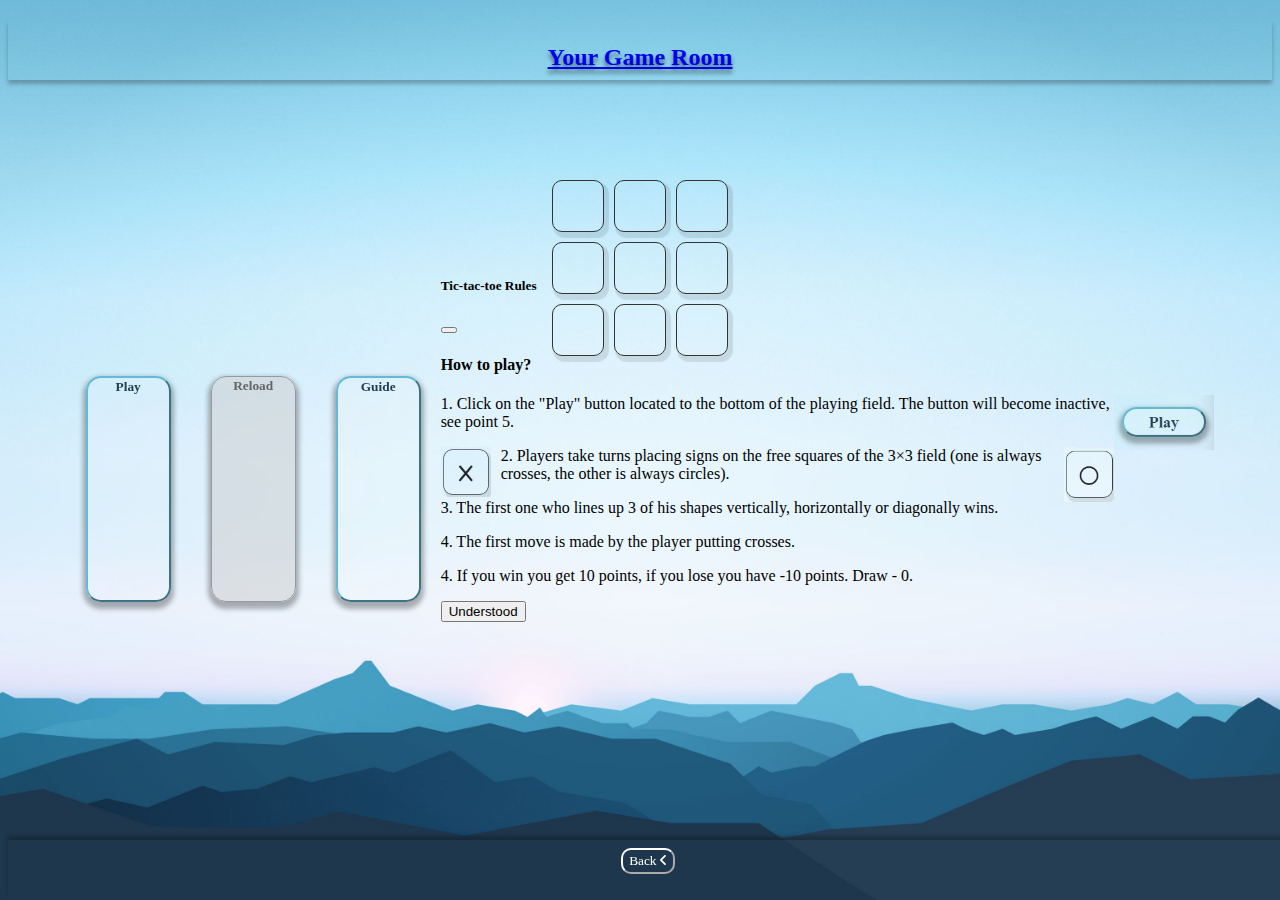
<file: Your Game Room/pages/games/tic-tac-toe.html>
<!DOCTYPE html>
<html>

<head>
    <meta charset="utf-8" />
    <meta name="viewport" content="width=device-width, initial-scale=1">
    <!-- Font Awesome -->
    <link rel="stylesheet" href="https://cdnjs.cloudflare.com/ajax/libs/font-awesome/6.0.0/css/all.min.css"/>
     <!-- CSS -->
    <link rel="stylesheet" href="../../styles/games/tic-tac-toe.css">
    <link rel="stylesheet" href="../../styles/main.css">
    <!-- Bootstrap -->
    <link href="https://cdn.jsdelivr.net/npm/bootstrap@5.0.2/dist/css/bootstrap.min.css" rel="stylesheet" integrity="sha384-EVSTQN3/azprG1Anm3QDgpJLIm9Nao0Yz1ztcQTwFspd3yD65VohhpuuCOmLASjC" crossorigin="anonymous">
    <script src="https://cdn.jsdelivr.net/npm/@popperjs/core@2.9.2/dist/umd/popper.min.js" integrity="sha384-IQsoLXl5PILFhosVNubq5LC7Qb9DXgDA9i+tQ8Zj3iwWAwPtgFTxbJ8NT4GN1R8p" crossorigin="anonymous"></script>
    <script src="https://cdn.jsdelivr.net/npm/bootstrap@5.0.2/dist/js/bootstrap.min.js" integrity="sha384-cVKIPhGWiC2Al4u+LWgxfKTRIcfu0JTxR+EQDz/bgldoEyl4H0zUF0QKbrJ0EcQF" crossorigin="anonymous"></script>
    <!-- Scripts -->
    <script type="text/javascript" src="../../scripts/backgroundSet.js"></script>
    <title>Your Game Room</title>
</head>

<body>
    <nav class="navbar navbar-expand-lg navbar-dark ">
        <div class="mx-auto head-text">
            <a class="navbar-brand mx-auto" href="../main-screen.html"><h2 style="margin-bottom: 0;">Your Game Room</h2></a>
        </div>
    </nav>
    <div class="game-window">
        <div id="game">
            <div class="table">
                <table cellpadding="0" cellspacing="0">
                    <tr>
                        <td>
                            <div class="inner"></div>
                        </td>
                        <td>
                            <div class="inner"></div>
                        </td>
                        <td>
                            <div class="inner"></div>
                        </td>
                    </tr>
                    <tr>
                        <td>
                            <div class="inner"></div>
                        </td>
                        <td>
                            <div class="inner"></div>
                        </td>
                        <td>
                            <div class="inner"></div>
                        </td>
                    </tr>
                    <tr>
                        <td>
                            <div class="inner"></div>
                        </td>
                        <td>
                            <div class="inner"></div>
                        </td>
                        <td>
                            <div class="inner"></div>
                        </td>
                    </tr>
                </table>
                <div class="winning"></div>
            </div>
            <div id="win_block">
                <span class="winner"></span>
            </div>
        </div>
        <div class="control-div">
            <button class="control-but" id="play-pause">
                Play
            </button>
            <button class="control-but" id="restart">
                Reload
            </button>
            <button type="button" class="control-but" data-bs-toggle="modal" data-bs-target="#staticBackdrop" id="rules">
                Guide
            </button>
            <!-- Modal -->
            <div class="modal fade" id="staticBackdrop" data-bs-backdrop="static" data-bs-keyboard="false" tabindex="-1" aria-labelledby="staticBackdropLabel" aria-hidden="true">
              <div class="modal-dialog modal-dialog-centered">
                 <div class="modal-content">
                    <div class="modal-header">
                        <h5 class="modal-title text-center" id="staticBackdropLabel">Tic-tac-toe Rules</h5>
                        <button type="button" class="btn-close" data-bs-dismiss="modal" aria-label="Close"></button>
                    </div>
                    <div class="modal-body">
                        <h4>How to play?</h4> 
                        <img width="100px" style="float:right" src="../../resources/game-rules/start-game-icon.jpg">
                        <p>1. Click on the "Play" button located to the bottom of the playing field. The button will become inactive, see point 5.</p>
                        <img width="50px" style="float:left; margin-right: 10px;" src="../../resources/game-rules/cross-icon.jpg">
                        <img width="50px" style="float:right; margin-left: 6px;" src="../../resources/game-rules/circle-icon.jpg">
                        <p>2. Players take turns placing signs on the free squares of the 3×3 field (one is always crosses, the other is always circles).</p>
                        <p>3. The first one who lines up 3 of his shapes vertically, horizontally or diagonally wins.</p>
                        <p>4. The first move is made by the player putting crosses.</p>
                        <p>4. If you win you get 10 points, if you lose you have -10 points. Draw - 0.</p>
                    </div>
                    <div class="modal-footer">
                        <button type="button" class="btn btn-primary" data-bs-dismiss="modal">Understood</button>
                    </div>
                  </div>
                </div>
             </div>
        </div>
    </div>


    <footer class="footer">
        <div class="container footer-menu">
            <button class="but" onclick="window.location.href='../main-screen.html'">Back <i class="fa-solid fa-angle-left"></i></button>
        </div>
    </footer>
    <script src="../../scripts/tic-tac-toe.js"></script>
</body>
</file>
<file: Your Game Room/styles/main.css>
html { 
    background: url(../resources/background.png) no-repeat center center fixed; 
    -webkit-background-size: cover;
    -moz-background-size: cover;
    -o-background-size: cover;
    background-size: cover;
  }

.navbar{
    height: 60px;
    font-family: Jacques Francois;
    background-color: rgba(168, 213, 186, 0);
    box-shadow: 0px 4px 4px rgba(0, 0, 0, 0.25);
}

.head-text{
    color: #000000;
    text-shadow: 0px 4px 4px rgba(0, 0, 0, 0.5);
    line-height: 75px;
}

body{
    background-color: rgba(139, 190, 232, 0) !important;
}

.game-card{
    /* background-color: rgba(215, 169, 227, 0.9) !important; */
    background: hsla(0, 0%, 100%, 0.15);
    backdrop-filter: blur(2px);
    box-shadow: 0px 8px 5px 3px rgba(0, 0, 0, 0.3);
    border-radius: 50px !important;
    width: 12rem;
    height: 12rem;
    margin-top: 30px;
    margin-bottom: 30px;
}   

.game-card:hover{
    background: hsla(203, 60%, 31%, 0.5);
    box-shadow: 0 0 35px #225d85;
}

.game-card:hover img{
    -webkit-filter: invert(100%) !important;
}

.main-part{
    background-color: rgba(139, 190, 232, 0);
    height: 100%;
}

.game-col{
    display: flex;
    justify-content: center;
}

.but{
    border-radius: 10px;
    font-family: Jacques Francois;
    background-color: rgba(168, 213, 186, 0);
    color: white;
    line-height: 150%;
    margin: 8px;
    border-color: white;
}

.footer{
    position: fixed;
    bottom: 0;
    width: 100%;
    height: 60px;
    line-height: 60px;
    /* background-color: rgba(168, 213, 186, 1); */
    background-color: rgba(139, 190, 232, 0);
    font-family: Jacques Francois;
    color:azure;
    font-size: 25px;
    box-shadow: 0px -4px 4px rgba(0, 0, 0, 0.25);
}

.footer-menu{
    display: flex;
    justify-content: center;
}


/* animations */
.fade{
    animation-duration: 1s;
    animation-fill-mode: both;
    padding: auto;
    animation-name: fade-in;
}

@keyframes fadein{
    0%{
        opacity: 0;
    }
    to{
        opacity: 1;
    } 
}

.fade-delay-1{
    animation-delay: 0.1s;
}
.fade-delay-2{
    animation-delay: 0.2s;
}
.fade-delay-3{
    animation-delay: 0.3s;
}
.fade-delay-4{
    animation-delay: 0.4s;
}
.fade-delay-5{
    animation-delay: 0.5s;
}
.fade-delay-6{
    animation-delay: 0.6s;
}

.score-window{
    display: flex;
    align-items: center;
    justify-content: left;
    height: 100%;
  }
</file>
<file: Your Game Room/styles/achievements.css>
.card{
    width: 300px;
    
}

.product-col{
    justify-content: center;
    display: flex;
}

body{
    overflow-x: hidden;
}


.card-footer{
    background-color: white !important;
}

.store-row{
    margin-bottom: 60px;
}

.wallet-div{
    position:absolute;
    right: 60px;
    font-weight: bold;
    font-family: -apple-system, BlinkMacSystemFont, 'Segoe UI', Roboto, Oxygen, Ubuntu, Cantarell, 'Open Sans', 'Helvetica Neue', sans-serif;
    font-size: 18px;
}

.footer{
    background-color: #38587a63;
}

.navbar{
    background-color: #91d3ed;
}

.store-card{
    width: 100%;
}

.badge_new{
    color: red !important;
    height: 50px !important;
    width: 100px !important;
    font-size: 28px !important;
    position: relative;
    left: 32% !important;
}

.badge_achieved{
    background-color: #0f7b39 !important;
    height: 50px !important;
    width: 170px !important;
    font-size: 28px !important;
    position: relative;
    left: 18% !important;
}
</file>
<file: Your Game Room/styles/store.css>
.card{
    width: 300px;
    
}

.product-col{
    justify-content: center;
    display: flex;
}

body{
    overflow-x: hidden;
}


.card-footer{
    background-color: white !important;
}

.store-row{
    margin-bottom: 60px;
}

.wallet-div{
    position:absolute;
    right: 60px;
    font-weight: bold;
    font-family: -apple-system, BlinkMacSystemFont, 'Segoe UI', Roboto, Oxygen, Ubuntu, Cantarell, 'Open Sans', 'Helvetica Neue', sans-serif;
    font-size: 18px;
}

.footer{
    background-color: #1f3042;
}

.navbar{
    background-color: #91d3ed;
}

.store-card{
    width: 100%;
}
</file>
<file: Your Game Room/styles/games/arcanoid.css>
body{
	background-color: #999999;
	margin: 0px;
}

#out{
	color: #253e54;
	font-family: Jacques Francois;
	font-size: large;
	font-weight: bold;
	text-shadow: 0px 4px 4px #64b9d8;
	width: 400px;
	margin-top: 5px;
	margin-left: auto;
	margin-right: auto;
}

.centerField {
    text-align: center;
}

.modal-body{
  text-align: left;
}

.game-window{
    display: flex;
    align-items: center;
    justify-content: center;
    height: 100%;
}

.control-window{
    display: flex;
    flex-direction: column;
    justify-content:center;
    align-items: flex-end;
    height: 100%;
}

.score-window{
    display: flex;
    align-items: center;
    justify-content: left;
    height: 100%;
}

#score{
    display: flex;
    width: 120px;
    justify-content: left;
    padding-left: 10px;
    position: relative;
    border-radius: 8px;
    background: hsla(0, 0%, 100%, 0.1);
    backdrop-filter: blur(2px);
    border-color: #64b9d8;
    color: #253e54;
    margin-bottom: 20px;
    margin-left: 20px;
    font-family: Jacques Francois;
    font-weight: bold;
    box-shadow: 0px 4px 5px 3px rgba(0, 0, 0, 0.3);
}

canvas {
    background: hsla(0, 0%, 100%, 0.1);
    box-shadow: 0 0 30px 2px rgba(0, 0, 0, 0.5);
    backdrop-filter: blur(2px);
    margin-top: 30px;
  }

.control-but{
    display: flex;
    width: 85px;
    justify-content: center;
    position: relative;
    border-radius: 15px;
    background: hsla(0, 0%, 100%, 0.1);
    backdrop-filter: blur(2px);
    border-color: #64b9d8;
    color: #253e54;
    margin-bottom: 20px;
    margin-right: 20px;
    font-family: Jacques Francois;
    font-weight: bold;
    box-shadow: 0px 4px 5px 3px rgba(0, 0, 0, 0.3);
    transition: transform ease-in 0.1s, box-shadow ease-in 0.25s;
    -webkit-appearance: none;
    appearance: none;
  }

  .control-but:focus {
    outline: 0;
  }
  .control-but:before, .control-but:after {
    position: absolute;
    content: "";
    display: block;
    width: 140%;
    height: 100%;
    left: -20%;
    z-index: -1000;
    transition: all ease-in-out 0.5s;
    background-repeat: no-repeat;
  }
  .control-but:before {
    display: none;
    top: -75%;
    background-image: radial-gradient(circle, white 20%, transparent 20%), radial-gradient(circle, transparent 20%, #64b9d8 20%, transparent 30%), radial-gradient(circle, white 20%, transparent 20%), radial-gradient(circle, #64b9d8 20%, transparent 20%), radial-gradient(circle, transparent 10%, white 15%, transparent 20%), radial-gradient(circle, #64b9d8 20%, transparent 20%), radial-gradient(circle, white 20%, transparent 20%), radial-gradient(circle, #64b9d8 20%, transparent 20%), radial-gradient(circle, white 20%, transparent 20%);
    background-size: 10% 10%, 20% 20%, 15% 15%, 20% 20%, 18% 18%, 10% 10%, 15% 15%, 10% 10%, 18% 18%;
  }
  .control-but:after {
    display: none;
    bottom: -75%;
    background-image: radial-gradient(circle, white 20%, transparent 20%), radial-gradient(circle, #64b9d8 20%, transparent 20%), radial-gradient(circle, transparent 10%, white 15%, transparent 20%), radial-gradient(circle, #64b9d8 20%, transparent 20%), radial-gradient(circle, white 20%, transparent 20%), radial-gradient(circle, #64b9d8 20%, transparent 20%), radial-gradient(circle, white 20%, transparent 20%);
    background-size: 15% 15%, 20% 20%, 18% 18%, 20% 20%, 15% 15%, 10% 10%, 20% 20%;
  }
  .control-but:active {
    transform: scale(0.9);
    background-color: hsla(203, 60%, 48%, 0.3);;
    box-shadow: 0 2px 25px #64b9d8;
  }
  .control-but.animate:before {
    display: block;
    animation: topBubbles ease-in-out 0.75s forwards;
  }
  .control-but.animate:after {
    display: block;
    animation: bottomBubbles ease-in-out 0.75s forwards;
  }
  
  @keyframes topBubbles {
    0% {
      background-position: 5% 90%, 10% 90%, 10% 90%, 15% 90%, 25% 90%, 25% 90%, 40% 90%, 55% 90%, 70% 90%;
    }
    50% {
      background-position: 0% 80%, 0% 20%, 10% 40%, 20% 0%, 30% 30%, 22% 50%, 50% 50%, 65% 20%, 90% 30%;
    }
    100% {
      background-position: 0% 70%, 0% 10%, 10% 30%, 20% -10%, 30% 20%, 22% 40%, 50% 40%, 65% 10%, 90% 20%;
      background-size: 0% 0%, 0% 0%, 0% 0%, 0% 0%, 0% 0%, 0% 0%;
    }
  }
  @keyframes bottomBubbles {
    0% {
      background-position: 10% -10%, 30% 10%, 55% -10%, 70% -10%, 85% -10%, 70% -10%, 70% 0%;
    }
    50% {
      background-position: 0% 80%, 20% 80%, 45% 60%, 60% 100%, 75% 70%, 95% 60%, 105% 0%;
    }
    100% {
      background-position: 0% 90%, 20% 90%, 45% 70%, 60% 110%, 75% 80%, 95% 70%, 110% 10%;
      background-size: 0% 0%, 0% 0%, 0% 0%, 0% 0%, 0% 0%, 0% 0%;
    }
  }
</file>
<file: Your Game Room/styles/games/snake.css>
.game-window{
    display: flex;
    align-items: center;
    justify-content: center;
    height: 100%;
  }
  
  .control-window{
    display: flex;
    flex-direction: column;
    justify-content:center;
    align-items: flex-end;
    height: 100%;
  }
  
  .score-window{
    display: flex;
    align-items: center;
    justify-content: left;
    height: 100%;
  }
    /*толщина холста — 1 пиксель, белый цвет*/
  canvas {
    background: hsla(0, 0%, 100%, 0.1);
    box-shadow: 0 0 30px 2px rgba(0, 0, 0, 0.5);
    backdrop-filter: blur(2px);
    margin-top: 30px;
  }
  
  #score{
    display: flex;
    width: 120px;
    justify-content: left;
    padding-left: 10px;
    position: relative;
    border-radius: 8px;
    background: hsla(0, 0%, 100%, 0.1);
    backdrop-filter: blur(2px);
    border-color: #64b9d8;
    color: #253e54;
    margin-bottom: 20px;
    margin-left: 20px;
    font-family: Jacques Francois;
    font-weight: bold;
    box-shadow: 0px 4px 5px 3px rgba(0, 0, 0, 0.3);
  }
  
  .control-but{
    display: flex;
    width: 85px;
    justify-content: center;
    position: relative;
    border-radius: 15px;
    background: hsla(0, 0%, 100%, 0.1);
    backdrop-filter: blur(2px);
    border-color: #64b9d8;
    color: #253e54;
    margin-bottom: 20px;
    margin-right: 20px;
    font-family: Jacques Francois;
    font-weight: bold;
    box-shadow: 0px 4px 5px 3px rgba(0, 0, 0, 0.3);
    transition: transform ease-in 0.1s, box-shadow ease-in 0.25s;
    -webkit-appearance: none;
    appearance: none;
  }
  
  
  .control-but:focus {
    outline: 0;
  }
  .control-but:before, .control-but:after {
    position: absolute;
    content: "";
    display: block;
    width: 140%;
    height: 100%;
    left: -20%;
    z-index: -1000;
    transition: all ease-in-out 0.5s;
    background-repeat: no-repeat;
  }
  .control-but:before {
    display: none;
    top: -75%;
    background-image: radial-gradient(circle, white 20%, transparent 20%), radial-gradient(circle, transparent 20%, #64b9d8 20%, transparent 30%), radial-gradient(circle, white 20%, transparent 20%), radial-gradient(circle, #64b9d8 20%, transparent 20%), radial-gradient(circle, transparent 10%, white 15%, transparent 20%), radial-gradient(circle, #64b9d8 20%, transparent 20%), radial-gradient(circle, white 20%, transparent 20%), radial-gradient(circle, #64b9d8 20%, transparent 20%), radial-gradient(circle, white 20%, transparent 20%);
    background-size: 10% 10%, 20% 20%, 15% 15%, 20% 20%, 18% 18%, 10% 10%, 15% 15%, 10% 10%, 18% 18%;
  }
  .control-but:after {
    display: none;
    bottom: -75%;
    background-image: radial-gradient(circle, white 20%, transparent 20%), radial-gradient(circle, #64b9d8 20%, transparent 20%), radial-gradient(circle, transparent 10%, white 15%, transparent 20%), radial-gradient(circle, #64b9d8 20%, transparent 20%), radial-gradient(circle, white 20%, transparent 20%), radial-gradient(circle, #64b9d8 20%, transparent 20%), radial-gradient(circle, white 20%, transparent 20%);
    background-size: 15% 15%, 20% 20%, 18% 18%, 20% 20%, 15% 15%, 10% 10%, 20% 20%;
  }
  .control-but:active {
    transform: scale(0.9);
    background-color: hsla(203, 60%, 48%, 0.3);;
    box-shadow: 0 2px 25px #64b9d8;
  }
  .control-but.animate:before {
    display: block;
    animation: topBubbles ease-in-out 0.75s forwards;
  }
  .control-but.animate:after {
    display: block;
    animation: bottomBubbles ease-in-out 0.75s forwards;
  }
  
  @keyframes topBubbles {
    0% {
      background-position: 5% 90%, 10% 90%, 10% 90%, 15% 90%, 25% 90%, 25% 90%, 40% 90%, 55% 90%, 70% 90%;
    }
    50% {
      background-position: 0% 80%, 0% 20%, 10% 40%, 20% 0%, 30% 30%, 22% 50%, 50% 50%, 65% 20%, 90% 30%;
    }
    100% {
      background-position: 0% 70%, 0% 10%, 10% 30%, 20% -10%, 30% 20%, 22% 40%, 50% 40%, 65% 10%, 90% 20%;
      background-size: 0% 0%, 0% 0%, 0% 0%, 0% 0%, 0% 0%, 0% 0%;
    }
  }
  @keyframes bottomBubbles {
    0% {
      background-position: 10% -10%, 30% 10%, 55% -10%, 70% -10%, 85% -10%, 70% -10%, 70% 0%;
    }
    50% {
      background-position: 0% 80%, 20% 80%, 45% 60%, 60% 100%, 75% 70%, 95% 60%, 105% 0%;
    }
    100% {
      background-position: 0% 90%, 20% 90%, 45% 70%, 60% 110%, 75% 80%, 95% 70%, 110% 10%;
      background-size: 0% 0%, 0% 0%, 0% 0%, 0% 0%, 0% 0%, 0% 0%;
    }
  }
</file>
<file: Your Game Room/styles/games/tetris.css>
.game-window{
  display: flex;
  align-items: center;
  justify-content: center;
  height: 100%;
}

.control-window{
  display: flex;
  flex-direction: column;
  justify-content:center;
  align-items: flex-end;
  height: 100%;
}

.score-window{
  display: flex;
  align-items: center;
  justify-content: left;
  height: 100%;
}
  /*толщина холста — 1 пиксель, белый цвет*/
canvas {
  background: hsla(0, 0%, 100%, 0.1);
  box-shadow: 0px 8px 5px 3px rgba(0, 0, 0, 0.3);
  backdrop-filter: blur(2px);
}

#score{
  display: flex;
  width: 120px;
  justify-content: left;
  padding-left: 10px;
  position: relative;
  border-radius: 8px;
  background: hsla(0, 0%, 100%, 0.1);
  backdrop-filter: blur(2px);
  border-color: rgb(100, 185, 216);
  color: #253e54;
  margin-bottom: 20px;
  font-family: Jacques Francois;
  font-weight: bold;
  box-shadow: 0px 4px 5px 3px rgba(0, 0, 0, 0.3);
}

.control-but{
  display: flex;
  width: 85px;
  justify-content: center;
  position: relative;
  border-radius: 15px;
  background: hsla(0, 0%, 100%, 0.1);
  backdrop-filter: blur(2px);
  border-color: #64b9d8;
  color: rgb(37, 62, 84);
  margin-bottom: 20px;
  font-family: Jacques Francois;
  font-weight: bold;
  box-shadow: 0px 4px 5px 3px rgba(0, 0, 0, 0.3);
  transition: transform ease-in 0.1s, box-shadow ease-in 0.25s;
  -webkit-appearance: none;
  appearance: none;
}


.control-but:focus {
  outline: 0;
}
.control-but:before, .control-but:after {
  position: absolute;
  content: "";
  display: block;
  width: 140%;
  height: 100%;
  left: -20%;
  z-index: -1000;
  transition: all ease-in-out 0.5s;
  background-repeat: no-repeat;
}
.control-but:before {
  display: none;
  top: -75%;
  background-image: radial-gradient(circle, white 20%, transparent 20%), radial-gradient(circle, transparent 20%, #64b9d8 20%, transparent 30%), radial-gradient(circle, white 20%, transparent 20%), radial-gradient(circle, #64b9d8 20%, transparent 20%), radial-gradient(circle, transparent 10%, white 15%, transparent 20%), radial-gradient(circle, #64b9d8 20%, transparent 20%), radial-gradient(circle, white 20%, transparent 20%), radial-gradient(circle, #64b9d8 20%, transparent 20%), radial-gradient(circle, white 20%, transparent 20%);
  background-size: 10% 10%, 20% 20%, 15% 15%, 20% 20%, 18% 18%, 10% 10%, 15% 15%, 10% 10%, 18% 18%;
}
.control-but:after {
  display: none;
  bottom: -75%;
  background-image: radial-gradient(circle, white 20%, transparent 20%), radial-gradient(circle, #64b9d8 20%, transparent 20%), radial-gradient(circle, transparent 10%, white 15%, transparent 20%), radial-gradient(circle, #64b9d8 20%, transparent 20%), radial-gradient(circle, white 20%, transparent 20%), radial-gradient(circle, #64b9d8 20%, transparent 20%), radial-gradient(circle, white 20%, transparent 20%);
  background-size: 15% 15%, 20% 20%, 18% 18%, 20% 20%, 15% 15%, 10% 10%, 20% 20%;
}
.control-but:active {
  transform: scale(0.9);
  background-color: hsla(203, 60%, 48%, 0.3);;
  box-shadow: 0 2px 25px hsl(196, 60%, 62%);
}
.control-but.animate:before {
  display: block;
  animation: topBubbles ease-in-out 0.75s forwards;
}
.control-but.animate:after {
  display: block;
  animation: bottomBubbles ease-in-out 0.75s forwards;
}

@keyframes topBubbles {
  0% {
    background-position: 5% 90%, 10% 90%, 10% 90%, 15% 90%, 25% 90%, 25% 90%, 40% 90%, 55% 90%, 70% 90%;
  }
  50% {
    background-position: 0% 80%, 0% 20%, 10% 40%, 20% 0%, 30% 30%, 22% 50%, 50% 50%, 65% 20%, 90% 30%;
  }
  100% {
    background-position: 0% 70%, 0% 10%, 10% 30%, 20% -10%, 30% 20%, 22% 40%, 50% 40%, 65% 10%, 90% 20%;
    background-size: 0% 0%, 0% 0%, 0% 0%, 0% 0%, 0% 0%, 0% 0%;
  }
}
@keyframes bottomBubbles {
  0% {
    background-position: 10% -10%, 30% 10%, 55% -10%, 70% -10%, 85% -10%, 70% -10%, 70% 0%;
  }
  50% {
    background-position: 0% 80%, 20% 80%, 45% 60%, 60% 100%, 75% 70%, 95% 60%, 105% 0%;
  }
  100% {
    background-position: 0% 90%, 20% 90%, 45% 70%, 60% 110%, 75% 80%, 95% 70%, 110% 10%;
    background-size: 0% 0%, 0% 0%, 0% 0%, 0% 0%, 0% 0%, 0% 0%;
  }
}
</file>
<file: Your Game Room/styles/games/tic-tac-toe.css>
h2 {
	text-align: center;
}
.inner {
	width: 50px;
	height: 50px;
	font-size: 20px;
	line-height: 50px;
	text-align: center;
	text-transform: uppercase;
	border: 1px solid #333;
	margin: 5px;
	border-radius: 10px;
	cursor: pointer;

	box-shadow: 3px 4px 1px 2px rgba(1,1,1, 0.1);
	user-select: none;
}
table {
	/*margin: 0 auto;*/
	border-collapse: separate !important;
}

.control-div{
	display: flex;
}

.game-window{
    display: flex;
    align-items: center;
    justify-content: center;
	flex-direction: column;
    height: 100%;
}

.control-but{
    display: flex;
    width: 85px;
    justify-content: center;
    position: relative;
    border-radius: 15px;
    background: hsla(0, 0%, 100%, 0.1);
    backdrop-filter: blur(2px);
    border-color: #64b9d8;
    color: #253e54;
    margin-bottom: 20px;
    margin-right: 20px;
	margin-top: 120px;
	margin-left: 20px;
    font-family: Jacques Francois;
    font-weight: bold;
    box-shadow: 0px 4px 5px 3px rgba(0, 0, 0, 0.3);
    transition: transform ease-in 0.1s, box-shadow ease-in 0.25s;
    -webkit-appearance: none;
    appearance: none;
}

#win_block {
	display: none;
	text-align: center;
	padding-top: 20px;
	font-size: 20px;
}
#win_block .again{
	font-weight: bold;
	cursor: pointer;
	color: #369;
	border-bottom: 1px solid #369;
}
#win_block .again:hover{
	border-color: transparent;
}

#game {
	position: relative;
	top: 100px;
}
#game .table{
	text-align: -webkit-center;
	position: relative;
}

#game .table .winning{
	display: none;
	width: 100%;
	height: 100%;
	background: rgba(0,200,0, 0.5);

	position: absolute;
	top: 0;
	left: 0;
}

#game table tr:first-child div {
	margin-top: 0;
}
#game table tr:last-child div {
	margin-bottom: 0;
}
#game table tr td:first-child div {
	margin-left: 0;
}
#game table tr td:last-child div {
	margin-right: 0;
}

.control-but:focus {
    outline: 0;
  }
  .control-but:before, .control-but:after {
    position: absolute;
    content: "";
    display: block;
    width: 140%;
    height: 100%;
    left: -20%;
    z-index: -1000;
    transition: all ease-in-out 0.5s;
    background-repeat: no-repeat;
  }
  .control-but:before {
    display: none;
    top: -75%;
    background-image: radial-gradient(circle, white 20%, transparent 20%), radial-gradient(circle, transparent 20%, #64b9d8 20%, transparent 30%), radial-gradient(circle, white 20%, transparent 20%), radial-gradient(circle, #64b9d8 20%, transparent 20%), radial-gradient(circle, transparent 10%, white 15%, transparent 20%), radial-gradient(circle, #64b9d8 20%, transparent 20%), radial-gradient(circle, white 20%, transparent 20%), radial-gradient(circle, #64b9d8 20%, transparent 20%), radial-gradient(circle, white 20%, transparent 20%);
    background-size: 10% 10%, 20% 20%, 15% 15%, 20% 20%, 18% 18%, 10% 10%, 15% 15%, 10% 10%, 18% 18%;
  }
  .control-but:after {
    display: none;
    bottom: -75%;
    background-image: radial-gradient(circle, white 20%, transparent 20%), radial-gradient(circle, #64b9d8 20%, transparent 20%), radial-gradient(circle, transparent 10%, white 15%, transparent 20%), radial-gradient(circle, #64b9d8 20%, transparent 20%), radial-gradient(circle, white 20%, transparent 20%), radial-gradient(circle, #64b9d8 20%, transparent 20%), radial-gradient(circle, white 20%, transparent 20%);
    background-size: 15% 15%, 20% 20%, 18% 18%, 20% 20%, 15% 15%, 10% 10%, 20% 20%;
  }
  .control-but:active {
    transform: scale(0.9);
    background-color: hsla(203, 60%, 48%, 0.3);;
    box-shadow: 0 2px 25px #64b9d8;
  }
  .control-but.animate:before {
    display: block;
    animation: topBubbles ease-in-out 0.75s forwards;
  }
  .control-but.animate:after {
    display: block;
    animation: bottomBubbles ease-in-out 0.75s forwards;
  }
  
  @keyframes topBubbles {
    0% {
      background-position: 5% 90%, 10% 90%, 10% 90%, 15% 90%, 25% 90%, 25% 90%, 40% 90%, 55% 90%, 70% 90%;
    }
    50% {
      background-position: 0% 80%, 0% 20%, 10% 40%, 20% 0%, 30% 30%, 22% 50%, 50% 50%, 65% 20%, 90% 30%;
    }
    100% {
      background-position: 0% 70%, 0% 10%, 10% 30%, 20% -10%, 30% 20%, 22% 40%, 50% 40%, 65% 10%, 90% 20%;
      background-size: 0% 0%, 0% 0%, 0% 0%, 0% 0%, 0% 0%, 0% 0%;
    }
  }
  @keyframes bottomBubbles {
    0% {
      background-position: 10% -10%, 30% 10%, 55% -10%, 70% -10%, 85% -10%, 70% -10%, 70% 0%;
    }
    50% {
      background-position: 0% 80%, 20% 80%, 45% 60%, 60% 100%, 75% 70%, 95% 60%, 105% 0%;
    }
    100% {
      background-position: 0% 90%, 20% 90%, 45% 70%, 60% 110%, 75% 80%, 95% 70%, 110% 10%;
      background-size: 0% 0%, 0% 0%, 0% 0%, 0% 0%, 0% 0%, 0% 0%;
    }
  }
</file>
<file: Your Game Room/styles/games/battleship-game.css>
/* reset */
html, body, div, span, h1, h2, p, a, img, strong, ul, li, footer, header {margin: 0; padding: 0; border: 0; vertical-align: baseline;}
*, :after, :before {-webkit-box-sizing: border-box; box-sizing: border-box;}
a, button, div {outline: none;}
ul {list-style: none;}
img {border: none;}

/* grid */
html, body  {height: 100%;}
.wrap {width: 1024px; margin: 0 auto; padding: 20px;}

.ship, .icon-field, .btn-play {background: url('../../resources/battleship-game/sprite2.png') no-repeat;}

.ships-collection{
	font-family: Jacques Francois; color: #000000;
	text-shadow: 0px 4px 4px rgba(0, 0, 0, 0.5);
  color: #64b9d8	;
}

.modal{
  color: #000000;
  
}
  
.control-but{
    display: flex;
    width: 85px;
    justify-content: center;
    position: relative;
    border-radius: 15px;
    background: hsla(0, 0%, 100%, 0.1);
    backdrop-filter: blur(2px);
    border-color: #64b9d8;
    color: #253e54;
    margin-left: 20px;
    margin-right: 20px;
    font-family: Jacques Francois;
    font-weight: bold;
    font-size: medium;
    box-shadow: 0px 4px 5px 3px rgba(0, 0, 0, 0.3);
    transition: transform ease-in 0.1s, box-shadow ease-in 0.25s;
    -webkit-appearance: none;
    appearance: none;
}
  

/* typography */
body {font: normal 18px SegoePrint; line-height: 24px; color: #4530af;}
p {margin-bottom: 10px;}
.typo{
  font-family: Jacques Francois;
  text-shadow: 0px 4px 4px rgba(0, 0, 0, 0.5);
}
.rules-text{
  font-size: 16px;
}

/* buttons */
.btn-play {width: 144px; height: 45px; font-family: SegoePrint; font-size: 24px; line-height: 40px; color: #4530af; text-align: center; background-position: 0 -150px; cursor: pointer;}
.btn-newgame { font-size: 19px; margin-top: 10px; }

/* display */
.flex {display: flex;}

/*** CONTENT ***/

.battlefield {width: 860px; height: 430	px; position: relative; margin: 0 auto; background: url('../../resources/battleship-game/grid.png') repeat;}
.text-top {height: 66px; align-items: center; justify-content: center; font-size: 22px; margin-bottom: 7px;  color: #000000;
  color: white;}
.service-row {text-align: center;}
.service-text {color: #c00; padding-top: 10px;}

.outer {margin-bottom: 21px; padding-left: 38px;}
.field {width: 366px; height: 363px; flex-shrink: 0; position: relative; background: url('../../resources/battleship-game/bg_play_field2.png') no-repeat;}
.field-computer {margin-left: 31px;}

.ships {width: 330px; height: 330px; position: relative; left: 29px; top: 27px;}
.ship {height: 35px; position: absolute;}
.vertical {transform: rotate(90deg); transform-origin: 17.5px 17.5px;}

.fourdeck {width: 134px; background-position: 0 0;}
.fourdeck.success {background-position: 0 -50px;}
.fourdeck.unsuccess {background-position: 0 -100px;}
.tripledeck {width: 101px; background-position: -150px 0;}
.tripledeck.success {background-position: -150px -50px;}
.tripledeck.unsuccess {background-position: -150px -100px;}
.doubledeck {width: 68px; background-position: -270px 0;}
.doubledeck.success {background-position: -270px -50px;}
.doubledeck.unsuccess {background-position: -270px -100px;}
.singledeck {width: 35px; background-position: -360px 0;}
.singledeck.success {background-position: -360px -50px;}
.singledeck.unsuccess {background-position: -360px -100px;}

.instruction {margin-left: 26px; -webkit-user-select: none; user-select: none;}
.type-placement-box {line-height: 34px; padding-bottom: 18px; width: 300px;}
	.type-placement-box .link {font-size: 20px; border-bottom:  2px #4530af; cursor: pointer; color: #000000;
		text-shadow: 0px 4px 4px rgba(0, 0, 0, 0.5);
	 color: white;}

.initial-ships li {height: 35px; position: relative; overflow: hidden; margin-top: 31px;}
.initial-ships .ship {left: 0; top: 0; float: left; cursor: move;}
.initial-ships .tripledeck1 {left: 164px;}
.initial-ships .tripledeck2 {left: 297px;}
.initial-ships .doubledeck2 {left: 99px;}
.initial-ships .doubledeck3 {left: 197px;}
.initial-ships .singledeck2 {left: 65px;}
.initial-ships .singledeck3 {left: 131px;}
.initial-ships .singledeck4 {left: 197px;}

.icon-field {width: 33px; height: 33px; display: block; position: absolute; z-index: 5;}
.dot {background-position: -410px 0;}
.red-cross {background-position: -410px -50px;}
.shaded-cell {background-position: -410px -100px;}
.shaded-cell_red {background-position: -410px -140px;}
.explosion { background-position: -150px -150px; z-index: 6; opacity: 0; transform: scale(.2); }

@keyframes Explosion {
	0% { opacity: 0; transform: scale(.2); }
	50% { opacity: 1; transform: scale(1); }
	100% { opacity: 0; }
}
.explosion.active { animation-name: Explosion; animation-duration: 0.4s; transform: scale(1); }

/* анимация кнопок */

.control-but:focus {
  outline: 0;
}
.control-but:before, .control-but:after {
  position: absolute;
  content: "";
  display: block;
  width: 140%;
  height: 100%;
  left: -20%;
  z-index: -1000;
  transition: all ease-in-out 0.5s;
  background-repeat: no-repeat;
}
.control-but:before {
  display: none;
  top: -75%;
  background-image: radial-gradient(circle, white 20%, transparent 20%), radial-gradient(circle, transparent 20%, #64b9d8 20%, transparent 30%), radial-gradient(circle, white 20%, transparent 20%), radial-gradient(circle, #64b9d8 20%, transparent 20%), radial-gradient(circle, transparent 10%, white 15%, transparent 20%), radial-gradient(circle, #64b9d8 20%, transparent 20%), radial-gradient(circle, white 20%, transparent 20%), radial-gradient(circle, #64b9d8 20%, transparent 20%), radial-gradient(circle, white 20%, transparent 20%);
  background-size: 10% 10%, 20% 20%, 15% 15%, 20% 20%, 18% 18%, 10% 10%, 15% 15%, 10% 10%, 18% 18%;
}
.control-but:after {
  display: none;
  bottom: -75%;
  background-image: radial-gradient(circle, white 20%, transparent 20%), radial-gradient(circle, #64b9d8 20%, transparent 20%), radial-gradient(circle, transparent 10%, white 15%, transparent 20%), radial-gradient(circle, #64b9d8 20%, transparent 20%), radial-gradient(circle, white 20%, transparent 20%), radial-gradient(circle, #64b9d8 20%, transparent 20%), radial-gradient(circle, white 20%, transparent 20%);
  background-size: 15% 15%, 20% 20%, 18% 18%, 20% 20%, 15% 15%, 10% 10%, 20% 20%;
}
.control-but:active {
  transform: scale(0.9);
  background-color: hsla(203, 60%, 48%, 0.3);;
  box-shadow: 0 2px 25px hsl(196, 60%, 62%);
}
.control-but.animate:before {
  display: block;
  animation: topBubbles ease-in-out 0.75s forwards;
}
.control-but.animate:after {
  display: block;
  animation: bottomBubbles ease-in-out 0.75s forwards;
}

@keyframes topBubbles {
  0% {
    background-position: 5% 90%, 10% 90%, 10% 90%, 15% 90%, 25% 90%, 25% 90%, 40% 90%, 55% 90%, 70% 90%;
  }
  50% {
    background-position: 0% 80%, 0% 20%, 10% 40%, 20% 0%, 30% 30%, 22% 50%, 50% 50%, 65% 20%, 90% 30%;
  }
  100% {
    background-position: 0% 70%, 0% 10%, 10% 30%, 20% -10%, 30% 20%, 22% 40%, 50% 40%, 65% 10%, 90% 20%;
    background-size: 0% 0%, 0% 0%, 0% 0%, 0% 0%, 0% 0%, 0% 0%;
  }
}
@keyframes bottomBubbles {
  0% {
    background-position: 10% -10%, 30% 10%, 55% -10%, 70% -10%, 85% -10%, 70% -10%, 70% 0%;
  }
  50% {
    background-position: 0% 80%, 20% 80%, 45% 60%, 60% 100%, 75% 70%, 95% 60%, 105% 0%;
  }
  100% {
    background-position: 0% 90%, 20% 90%, 45% 70%, 60% 110%, 75% 80%, 95% 70%, 110% 10%;
    background-size: 0% 0%, 0% 0%, 0% 0%, 0% 0%, 0% 0%, 0% 0%;
  }
}
</file>
